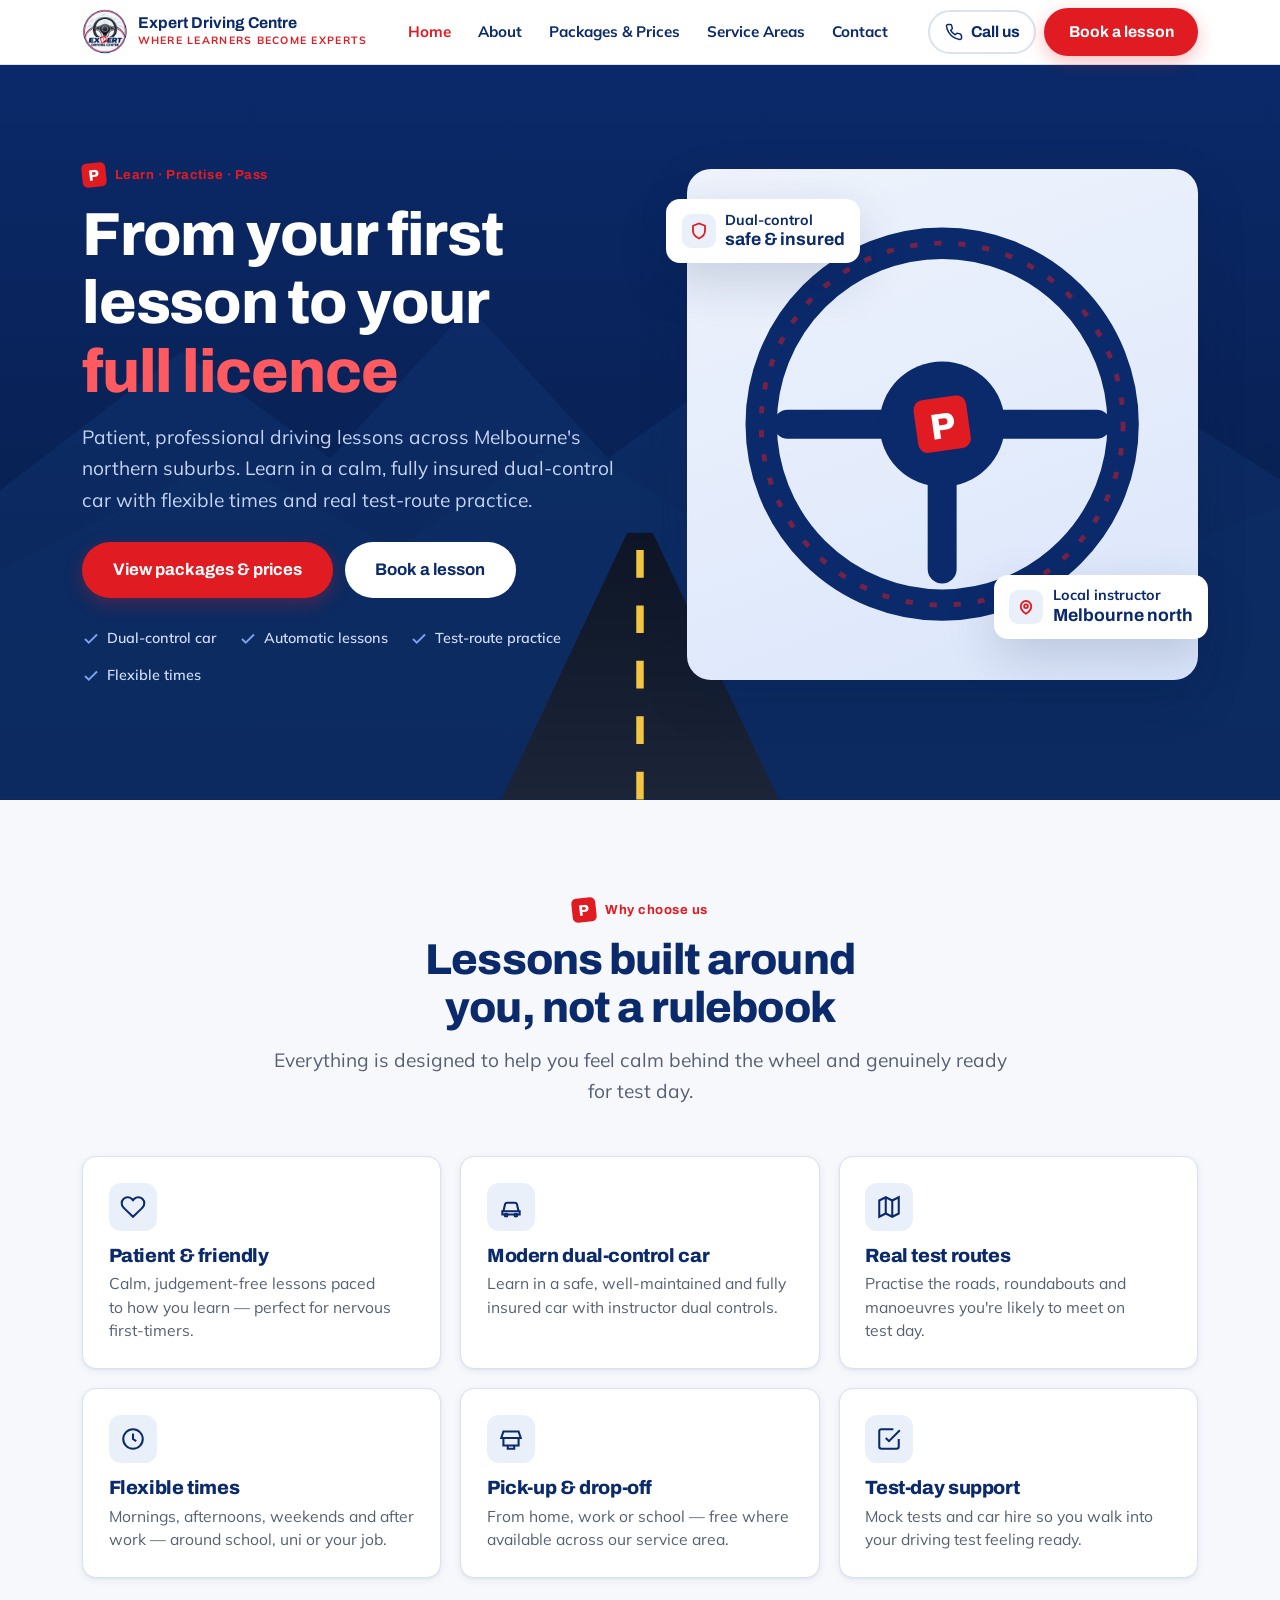
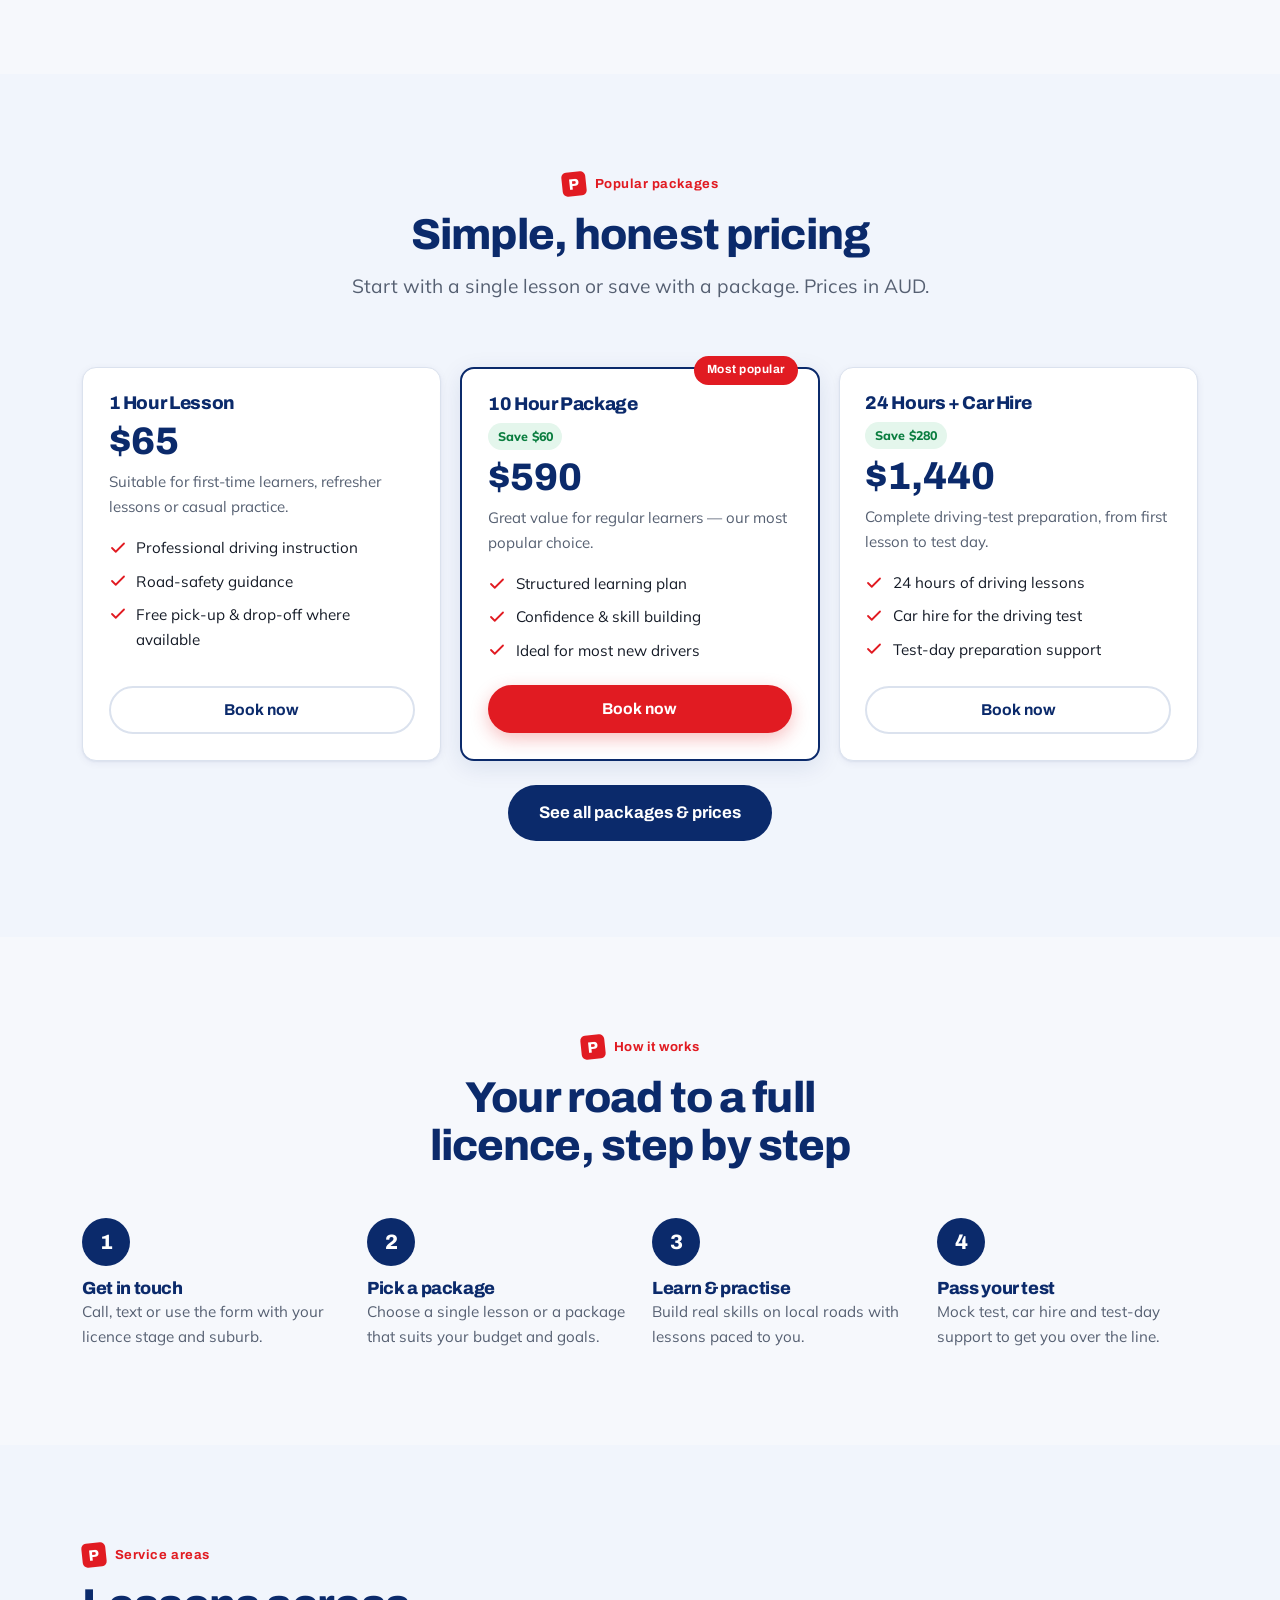
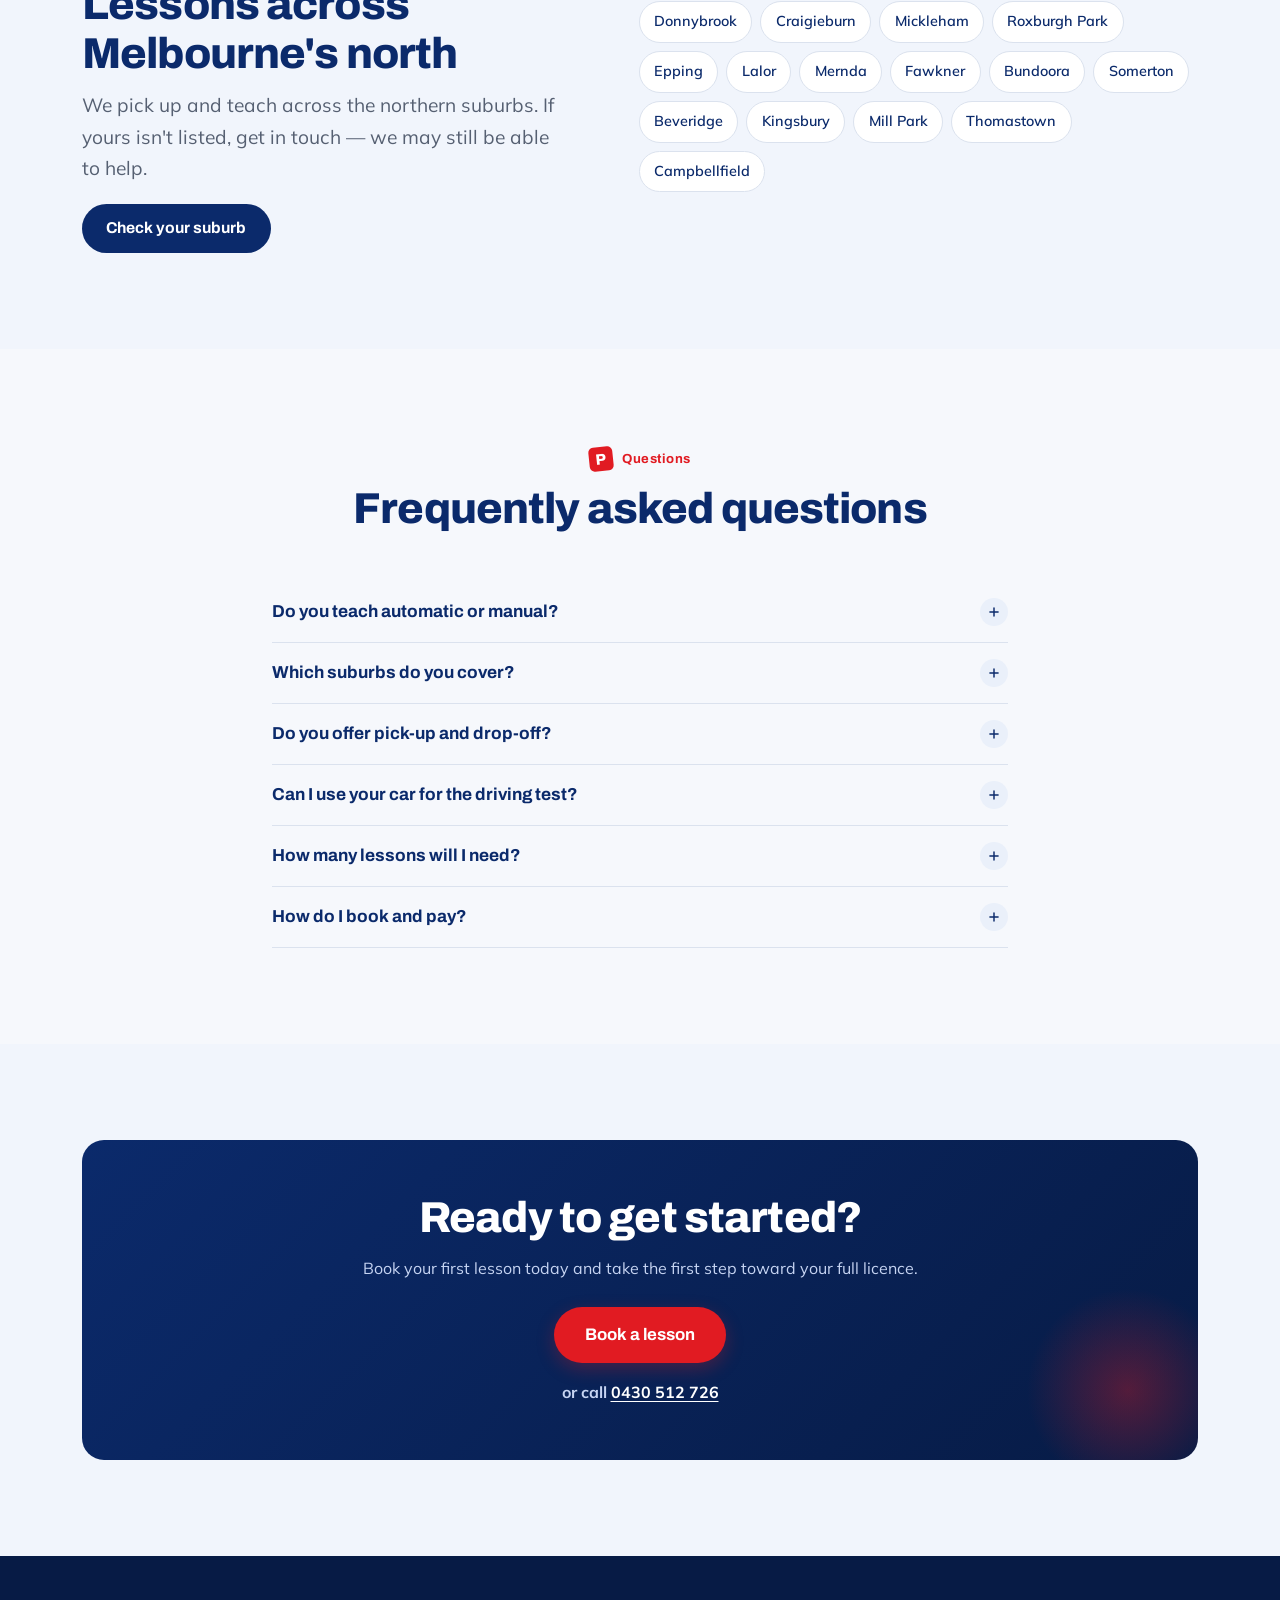
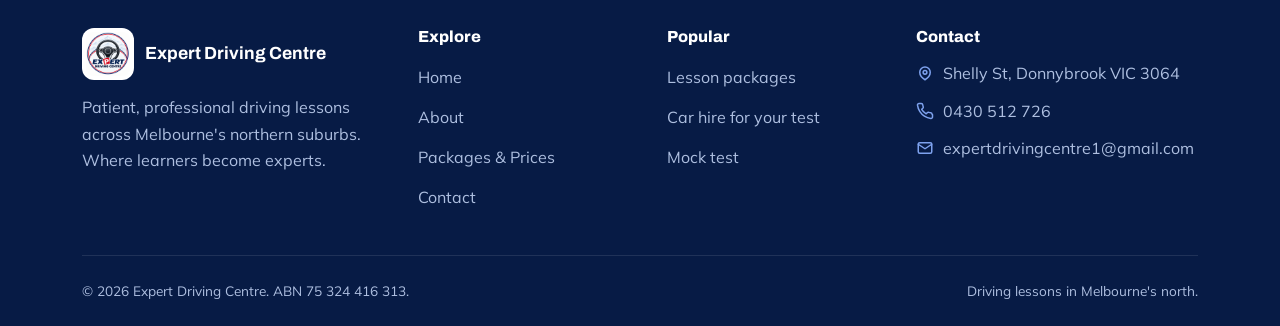
<file: index.html>
<!DOCTYPE html>
<html lang="en-AU">
<head>
  <meta charset="UTF-8">
  <meta name="viewport" content="width=device-width, initial-scale=1, viewport-fit=cover">
  <script>document.documentElement.classList.add("js");</script>

  <!-- ===== Page title & Google description (what shows in search results) ===== -->
  <title>Expert Driving Centre | Driving School in Donnybrook &amp; Melbourne's North</title>
  <meta name="description" content="Patient, professional driving lessons across Donnybrook, Craigieburn, Epping, Mickleham and Melbourne's northern suburbs. Automatic lessons, test-route practice and car hire for your driving test.">
  <link rel="canonical" href="https://www.expertdrivingcentre.com.au/">

  <!-- ===== How the link looks when shared on Facebook / WhatsApp ===== -->
  <meta property="og:type" content="website">
  <meta property="og:site_name" content="Expert Driving Centre">
  <meta property="og:locale" content="en_AU">
  <meta property="og:title" content="Expert Driving Centre | Driving School in Melbourne's North">
  <meta property="og:description" content="Patient, professional driving lessons across Donnybrook, Craigieburn, Epping and Melbourne's northern suburbs.">
  <meta property="og:url" content="https://www.expertdrivingcentre.com.au/">
  <meta property="og:image" content="https://www.expertdrivingcentre.com.auimages/og-image.png">
  <meta name="twitter:card" content="summary_large_image">

  <meta name="theme-color" content="#0B2A6B">
  <link rel="icon" href="images/favicon.svg" type="image/svg+xml">
  <link rel="icon" href="images/favicon-32.png" sizes="32x32" type="image/png">
  <link rel="apple-touch-icon" href="images/apple-touch-icon.png">
  <link rel="manifest" href="site.webmanifest">

  <link rel="preconnect" href="https://fonts.googleapis.com">
  <link rel="preconnect" href="https://fonts.gstatic.com" crossorigin>
  <link rel="stylesheet" href="https://fonts.googleapis.com/css2?family=Archivo:wght@600;700;800&amp;family=Mulish:wght@400;600;700;800&amp;display=swap">

  <link rel="stylesheet" href="css/style.css">
  <script src="js/main.js" defer></script>

  <!-- Business details for Google. If you change a price, phone number or suburb,
       change it here as well. Once your Google Business Profile is live, add
       "sameAs": ["link to your profile"] so Google connects the two. -->
  <script type="application/ld+json">
{
    "@context": "https://schema.org",
    "@type": "DrivingSchool",
    "name": "Expert Driving Centre",
    "description": "Automatic driving lessons, packages and driving-test car hire across Melbourne's northern suburbs.",
    "url": "https://www.expertdrivingcentre.com.au/",
    "image": "https://www.expertdrivingcentre.com.au/images/og-image.png",
    "logo": "https://www.expertdrivingcentre.com.au/images/icon-512.png",
    "telephone": "+61430512726",
    "email": "expertdrivingcentre1@gmail.com",
    "priceRange": "$65 - $1,440",
    "address": {
      "@type": "PostalAddress",
      "streetAddress": "Shelly St",
      "addressLocality": "Donnybrook",
      "addressRegion": "VIC",
      "postalCode": "3064",
      "addressCountry": "AU"
    },
    "areaServed": [
      "Donnybrook VIC",
      "Craigieburn VIC",
      "Mickleham VIC",
      "Roxburgh Park VIC",
      "Epping VIC",
      "Lalor VIC",
      "Mernda VIC",
      "Fawkner VIC",
      "Bundoora VIC",
      "Somerton VIC",
      "Beveridge VIC",
      "Kingsbury VIC",
      "Mill Park VIC",
      "Thomastown VIC",
      "Campbellfield VIC"
    ],
    "founder": {
      "@type": "Person",
      "name": "Deepak Bista"
    },
    "hasOfferCatalog": {
      "@type": "OfferCatalog",
      "name": "Driving lesson packages",
      "itemListElement": [
        {
          "@type": "Offer",
          "priceCurrency": "AUD",
          "price": "65",
          "itemOffered": {
            "@type": "Service",
            "name": "1 Hour Lesson"
          }
        },
        {
          "@type": "Offer",
          "priceCurrency": "AUD",
          "price": "370",
          "itemOffered": {
            "@type": "Service",
            "name": "6 Hour Package"
          }
        },
        {
          "@type": "Offer",
          "priceCurrency": "AUD",
          "price": "590",
          "itemOffered": {
            "@type": "Service",
            "name": "10 Hour Package"
          }
        },
        {
          "@type": "Offer",
          "priceCurrency": "AUD",
          "price": "1160",
          "itemOffered": {
            "@type": "Service",
            "name": "20 Hour Package"
          }
        },
        {
          "@type": "Offer",
          "priceCurrency": "AUD",
          "price": "1440",
          "itemOffered": {
            "@type": "Service",
            "name": "24 Hours + Car Hire"
          }
        },
        {
          "@type": "Offer",
          "priceCurrency": "AUD",
          "price": "70",
          "itemOffered": {
            "@type": "Service",
            "name": "Mock Test"
          }
        },
        {
          "@type": "Offer",
          "priceCurrency": "AUD",
          "price": "160",
          "itemOffered": {
            "@type": "Service",
            "name": "Car Hire"
          }
        },
        {
          "@type": "Offer",
          "priceCurrency": "AUD",
          "price": "220",
          "itemOffered": {
            "@type": "Service",
            "name": "Car Hire + 1 Hour Lesson"
          }
        }
      ]
    }
  }
  </script>
  <script type="application/ld+json">
{
    "@context": "https://schema.org",
    "@type": "FAQPage",
    "mainEntity": [
      {
        "@type": "Question",
        "name": "Do you teach automatic or manual?",
        "acceptedAnswer": {
          "@type": "Answer",
          "text": "We teach in a modern automatic dual-control car, which is the most popular choice for new learners. If you'd like manual lessons, get in touch and we'll let you know availability."
        }
      },
      {
        "@type": "Question",
        "name": "Which suburbs do you cover?",
        "acceptedAnswer": {
          "@type": "Answer",
          "text": "We cover Melbourne's northern suburbs including Donnybrook, Craigieburn, Mickleham, Roxburgh Park, Epping, Lalor, Mernda, Beveridge and more. Not sure if we reach you? Just ask."
        }
      },
      {
        "@type": "Question",
        "name": "Do you offer pick-up and drop-off?",
        "acceptedAnswer": {
          "@type": "Answer",
          "text": "Yes — free pick-up and drop-off from home, work or school is available in most parts of our service area. Confirm your suburb when you book."
        }
      },
      {
        "@type": "Question",
        "name": "Can I use your car for the driving test?",
        "acceptedAnswer": {
          "@type": "Answer",
          "text": "Yes. We offer car hire for your driving test, and a package that adds a warm-up lesson beforehand so you're comfortable in the car on the day."
        }
      },
      {
        "@type": "Question",
        "name": "How many lessons will I need?",
        "acceptedAnswer": {
          "@type": "Answer",
          "text": "It depends on your experience and confidence. After your first lesson we'll give you an honest idea of how many hours you're likely to need to be test-ready."
        }
      },
      {
        "@type": "Question",
        "name": "How do I book and pay?",
        "acceptedAnswer": {
          "@type": "Answer",
          "text": "Send an enquiry through the contact form, or call or text us on 0430 512 726. We'll confirm a time that suits you and explain payment options when you book."
        }
      }
    ]
  }
  </script>
</head>

<body>
  <a class="skip-link" href="#main">Skip to content</a>

  <!-- ===================== HEADER (same on every page) ===================== -->
  <header class="site-header">
    <nav class="nav container" aria-label="Main">
      <a class="brand" href="index.html">
        <img src="images/logo.png" alt="" width="46" height="46">
        <span><b>Expert Driving Centre</b><small>Where learners become experts</small></span>
      </a>

      <ul class="nav-links" id="main-menu">
        <li><a href="index.html" class="active" aria-current="page">Home</a></li>
        <li><a href="about.html">About</a></li>
        <li><a href="packages.html">Packages &amp; Prices</a></li>
        <li><a href="index.html#areas">Service Areas</a></li>
        <li><a href="contact.html">Contact</a></li>
      </ul>

      <div class="nav-actions">
        <a class="btn btn--call" href="tel:+61430512726" aria-label="Call 0430 512 726">
          <svg viewBox="0 0 24 24" fill="none" stroke="currentColor" stroke-width="2" stroke-linecap="round" stroke-linejoin="round" aria-hidden="true"><path d="M22 16.9v3a2 2 0 0 1-2.2 2 19.8 19.8 0 0 1-8.6-3.1 19.5 19.5 0 0 1-6-6A19.8 19.8 0 0 1 2 4.2 2 2 0 0 1 4 2h3a2 2 0 0 1 2 1.7c.1.9.3 1.8.6 2.6a2 2 0 0 1-.5 2.1L7.6 9.8a16 16 0 0 0 6 6l1.4-1.5a2 2 0 0 1 2.1-.5c.8.3 1.7.5 2.6.6a2 2 0 0 1 1.7 2Z"/></svg>
          <span class="label">Call us</span>
        </a>
        <a class="btn btn--primary btn--book" href="contact.html#book">Book a lesson</a>
        <button class="nav-toggle" type="button" aria-label="Open menu" aria-controls="main-menu" aria-expanded="false"><span></span></button>
      </div>
    </nav>
  </header>

  <main id="main">

    <!-- ===================== HERO ===================== -->
    <section class="hero">
      <svg class="hero__scene" viewBox="0 0 1200 720" preserveAspectRatio="xMidYMax slice" aria-hidden="true" focusable="false">
        <defs>
          <linearGradient id="sky" x1="0" y1="0" x2="0" y2="1"><stop offset="0" stop-color="#0B2A6B"/><stop offset="1" stop-color="#071B45"/></linearGradient>
          <linearGradient id="road" x1="0" y1="0" x2="0" y2="1"><stop offset="0" stop-color="#0d1526"/><stop offset="1" stop-color="#1b2537"/></linearGradient>
        </defs>
        <rect width="1200" height="720" fill="url(#sky)"/>
        <path opacity=".35" fill="#12397a" d="M0 430 170 300l140 100 130-142 130 142 140-100 160 110 140-110 190 120v300H0Z"/>
        <path opacity=".55" fill="#0e2f66" d="m0 505 210-105 160 85 160-105 180 115 180-95 165 105 145-60v275H0Z"/>
        <path fill="url(#road)" d="M470 720 588 470h24l118 250Z"/>
        <line class="road-dash" x1="600" y1="720" x2="600" y2="472" stroke="#F4C542" stroke-width="7"/>
      </svg>

      <div class="container hero__inner">
        <div>
          <p class="eyebrow reveal">Learn &middot; Practise &middot; Pass</p>
          <h1 class="reveal">From your first lesson to your <em>full licence</em></h1>
          <p class="lead reveal">Patient, professional driving lessons across Melbourne's northern suburbs. Learn in a calm, fully insured dual-control car with flexible times and real test-route practice.</p>
          <div class="btn-row reveal">
            <a class="btn btn--primary btn--lg" href="packages.html">View packages &amp; prices</a>
            <a class="btn btn--light btn--lg" href="contact.html#book">Book a lesson</a>
          </div>
          <ul class="hero__ticks reveal">
            <li><svg viewBox="0 0 24 24" fill="none" stroke="currentColor" stroke-width="2.4" aria-hidden="true"><path d="M20 6 9 17l-5-5"/></svg>Dual-control car</li>
            <li><svg viewBox="0 0 24 24" fill="none" stroke="currentColor" stroke-width="2.4" aria-hidden="true"><path d="M20 6 9 17l-5-5"/></svg>Automatic lessons</li>
            <li><svg viewBox="0 0 24 24" fill="none" stroke="currentColor" stroke-width="2.4" aria-hidden="true"><path d="M20 6 9 17l-5-5"/></svg>Test-route practice</li>
            <li><svg viewBox="0 0 24 24" fill="none" stroke="currentColor" stroke-width="2.4" aria-hidden="true"><path d="M20 6 9 17l-5-5"/></svg>Flexible times</li>
          </ul>
        </div>

        <!-- Illustration (laptop screens only).
             Idea: a real photo of you with the car builds more trust — put it in
             images/ and replace this whole <div> with an <img>. -->
        <div class="hero__visual reveal" aria-hidden="true">
          <div class="hero__visual-card">
            <svg viewBox="0 0 360 360">
              <circle cx="180" cy="180" r="150" fill="none" stroke="#0B2A6B" stroke-width="26"/>
              <circle cx="180" cy="180" r="150" fill="none" stroke="#E11B22" stroke-width="4" stroke-dasharray="6 14" opacity=".5"/>
              <g stroke="#0B2A6B" stroke-width="24" stroke-linecap="round">
                <line x1="132" y1="180" x2="52" y2="180"/><line x1="228" y1="180" x2="308" y2="180"/><line x1="180" y1="228" x2="180" y2="300"/>
              </g>
              <circle cx="180" cy="180" r="52" fill="#0B2A6B"/>
              <g transform="rotate(-8 180 180)">
                <rect x="158" y="158" width="44" height="44" rx="8" fill="#E11B22"/>
                <text x="180" y="192" text-anchor="middle" font-family="Archivo, sans-serif" font-weight="800" font-size="30" fill="#fff">P</text>
              </g>
            </svg>
          </div>
          <div class="hero__badge hero__badge--top">
            <svg viewBox="0 0 24 24" fill="none" stroke="currentColor" stroke-width="2.4"><path d="M12 22s8-4 8-10V5l-8-3-8 3v7c0 6 8 10 8 10Z"/></svg>
            <span>Dual-control<br><b>safe &amp; insured</b></span>
          </div>
          <div class="hero__badge hero__badge--bottom">
            <svg viewBox="0 0 24 24" fill="none" stroke="currentColor" stroke-width="2.4"><path d="M12 21s-7-4.35-7-10a7 7 0 0 1 14 0c0 5.65-7 10-7 10Z"/><circle cx="12" cy="11" r="2.5"/></svg>
            <span>Local instructor<br><b>Melbourne north</b></span>
          </div>
        </div>
      </div>
    </section>

    <!-- ===================== WHY CHOOSE US ===================== -->
    <section class="section">
      <div class="container">
        <div class="section-head section-head--center reveal">
          <p class="eyebrow">Why choose us</p>
          <h2>Lessons built around you, not a rulebook</h2>
          <p class="lead">Everything is designed to help you feel calm behind the wheel and genuinely ready for test day.</p>
        </div>

        <div class="grid grid--3">
          <article class="card feature reveal">
            <div class="feature__icon"><svg viewBox="0 0 24 24" fill="none" stroke="currentColor" stroke-width="1.9" aria-hidden="true"><path d="M20.8 4.6a5.5 5.5 0 0 0-7.8 0L12 5.7l-1-1.1a5.5 5.5 0 0 0-7.8 7.8l1 1.1L12 21l7.8-7.5 1-1.1a5.5 5.5 0 0 0 0-7.8Z"/></svg></div>
            <h3>Patient &amp; friendly</h3>
            <p>Calm, judgement-free lessons paced to how you learn — perfect for nervous first-timers.</p>
          </article>
          <article class="card feature reveal">
            <div class="feature__icon"><svg viewBox="0 0 24 24" fill="none" stroke="currentColor" stroke-width="1.9" aria-hidden="true"><path d="M5 16 6.5 9.5A2 2 0 0 1 8.45 8h7.1a2 2 0 0 1 1.95 1.5L19 16"/><path d="M4 16h16v3H4z"/><circle cx="7.5" cy="19.5" r="1.3"/><circle cx="16.5" cy="19.5" r="1.3"/></svg></div>
            <h3>Modern dual-control car</h3>
            <p>Learn in a safe, well-maintained and fully insured car with instructor dual controls.</p>
          </article>
          <article class="card feature reveal">
            <div class="feature__icon"><svg viewBox="0 0 24 24" fill="none" stroke="currentColor" stroke-width="1.9" aria-hidden="true"><path d="M3 6l6-3 6 3 6-3v15l-6 3-6-3-6 3z"/><path d="M9 3v15M15 6v15"/></svg></div>
            <h3>Real test routes</h3>
            <p>Practise the roads, roundabouts and manoeuvres you're likely to meet on test day.</p>
          </article>
          <article class="card feature reveal">
            <div class="feature__icon"><svg viewBox="0 0 24 24" fill="none" stroke="currentColor" stroke-width="1.9" aria-hidden="true"><circle cx="12" cy="12" r="9"/><path d="M12 7v5l3 2"/></svg></div>
            <h3>Flexible times</h3>
            <p>Mornings, afternoons, weekends and after work — around school, uni or your job.</p>
          </article>
          <article class="card feature reveal">
            <div class="feature__icon"><svg viewBox="0 0 24 24" fill="none" stroke="currentColor" stroke-width="1.9" aria-hidden="true"><path d="M3 11h18l-2-6H5l-2 6Z"/><path d="M5 11v7h14v-7"/><path d="M9 18v3h6v-3"/></svg></div>
            <h3>Pick-up &amp; drop-off</h3>
            <p>From home, work or school — free where available across our service area.</p>
          </article>
          <article class="card feature reveal">
            <div class="feature__icon"><svg viewBox="0 0 24 24" fill="none" stroke="currentColor" stroke-width="1.9" aria-hidden="true"><path d="M9 11l3 3L22 4"/><path d="M21 12v7a2 2 0 0 1-2 2H5a2 2 0 0 1-2-2V5a2 2 0 0 1 2-2h11"/></svg></div>
            <h3>Test-day support</h3>
            <p>Mock tests and car hire so you walk into your driving test feeling ready.</p>
          </article>
        </div>
      </div>
    </section>

    <!-- ===================== POPULAR PACKAGES =====================
         Prices also appear on packages.html, in the contact form dropdown and in the
         Google info at the top of this file — if you change one, change them all. -->
    <section class="section section--tint" id="packages">
      <div class="container">
        <div class="section-head section-head--center reveal">
          <p class="eyebrow">Popular packages</p>
          <h2>Simple, honest pricing</h2>
          <p class="lead">Start with a single lesson or save with a package. Prices in AUD.</p>
        </div>

        <div class="pricing-grid">
          <article class="price-card reveal">
            <h3 class="price-card__name">1 Hour Lesson</h3>
            <p class="price-card__price">$65</p>
            <p class="price-card__blurb">Suitable for first-time learners, refresher lessons or casual practice.</p>
            <ul class="price-card__list">
              <li><svg viewBox="0 0 24 24" fill="none" stroke="currentColor" stroke-width="2.4" stroke-linecap="round" stroke-linejoin="round" aria-hidden="true"><path d="M20 6 9 17l-5-5"/></svg>Professional driving instruction</li>
              <li><svg viewBox="0 0 24 24" fill="none" stroke="currentColor" stroke-width="2.4" stroke-linecap="round" stroke-linejoin="round" aria-hidden="true"><path d="M20 6 9 17l-5-5"/></svg>Road-safety guidance</li>
              <li><svg viewBox="0 0 24 24" fill="none" stroke="currentColor" stroke-width="2.4" stroke-linecap="round" stroke-linejoin="round" aria-hidden="true"><path d="M20 6 9 17l-5-5"/></svg>Free pick-up &amp; drop-off where available</li>
            </ul>
            <a class="btn btn--outline btn--block" href="contact.html?package=1+Hour+Lesson#book">Book now</a>
          </article>

          <article class="price-card price-card--popular reveal">
            <span class="price-card__tag">Most popular</span>
            <h3 class="price-card__name">10 Hour Package</h3>
            <span class="price-card__save">Save $60</span>
            <p class="price-card__price">$590</p>
            <p class="price-card__blurb">Great value for regular learners — our most popular choice.</p>
            <ul class="price-card__list">
              <li><svg viewBox="0 0 24 24" fill="none" stroke="currentColor" stroke-width="2.4" stroke-linecap="round" stroke-linejoin="round" aria-hidden="true"><path d="M20 6 9 17l-5-5"/></svg>Structured learning plan</li>
              <li><svg viewBox="0 0 24 24" fill="none" stroke="currentColor" stroke-width="2.4" stroke-linecap="round" stroke-linejoin="round" aria-hidden="true"><path d="M20 6 9 17l-5-5"/></svg>Confidence &amp; skill building</li>
              <li><svg viewBox="0 0 24 24" fill="none" stroke="currentColor" stroke-width="2.4" stroke-linecap="round" stroke-linejoin="round" aria-hidden="true"><path d="M20 6 9 17l-5-5"/></svg>Ideal for most new drivers</li>
            </ul>
            <a class="btn btn--primary btn--block" href="contact.html?package=10+Hour+Package#book">Book now</a>
          </article>

          <article class="price-card reveal">
            <h3 class="price-card__name">24 Hours + Car Hire</h3>
            <span class="price-card__save">Save $280</span>
            <p class="price-card__price">$1,440</p>
            <p class="price-card__blurb">Complete driving-test preparation, from first lesson to test day.</p>
            <ul class="price-card__list">
              <li><svg viewBox="0 0 24 24" fill="none" stroke="currentColor" stroke-width="2.4" stroke-linecap="round" stroke-linejoin="round" aria-hidden="true"><path d="M20 6 9 17l-5-5"/></svg>24 hours of driving lessons</li>
              <li><svg viewBox="0 0 24 24" fill="none" stroke="currentColor" stroke-width="2.4" stroke-linecap="round" stroke-linejoin="round" aria-hidden="true"><path d="M20 6 9 17l-5-5"/></svg>Car hire for the driving test</li>
              <li><svg viewBox="0 0 24 24" fill="none" stroke="currentColor" stroke-width="2.4" stroke-linecap="round" stroke-linejoin="round" aria-hidden="true"><path d="M20 6 9 17l-5-5"/></svg>Test-day preparation support</li>
            </ul>
            <a class="btn btn--outline btn--block" href="contact.html?package=24+Hours+++Car+Hire#book">Book now</a>
          </article>
        </div>

        <p class="center-link reveal"><a class="btn btn--navy btn--lg" href="packages.html">See all packages &amp; prices</a></p>
      </div>
    </section>

    <!-- ===================== HOW IT WORKS ===================== -->
    <section class="section">
      <div class="container">
        <div class="section-head section-head--center reveal">
          <p class="eyebrow">How it works</p>
          <h2>Your road to a full licence, step by step</h2>
        </div>
        <ol class="steps">
          <li class="step reveal"><h3>Get in touch</h3><p>Call, text or use the form with your licence stage and suburb.</p></li>
          <li class="step reveal"><h3>Pick a package</h3><p>Choose a single lesson or a package that suits your budget and goals.</p></li>
          <li class="step reveal"><h3>Learn &amp; practise</h3><p>Build real skills on local roads with lessons paced to you.</p></li>
          <li class="step reveal"><h3>Pass your test</h3><p>Mock test, car hire and test-day support to get you over the line.</p></li>
        </ol>
      </div>
    </section>

    <!-- ===================== SERVICE AREAS =====================
         Same list is on contact.html (chips + dropdown) — keep them in step. -->
    <section class="section section--tint" id="areas">
      <div class="container areas">
        <div class="reveal">
          <p class="eyebrow">Service areas</p>
          <h2>Lessons across Melbourne's north</h2>
          <p class="lead" style="margin-top:.75rem">We pick up and teach across the northern suburbs. If yours isn't listed, get in touch — we may still be able to help.</p>
          <a class="btn btn--navy" href="contact.html#book">Check your suburb</a>
        </div>
        <ul class="chips reveal">
          <li class="chip">Donnybrook</li>
          <li class="chip">Craigieburn</li>
          <li class="chip">Mickleham</li>
          <li class="chip">Roxburgh Park</li>
          <li class="chip">Epping</li>
          <li class="chip">Lalor</li>
          <li class="chip">Mernda</li>
          <li class="chip">Fawkner</li>
          <li class="chip">Bundoora</li>
          <li class="chip">Somerton</li>
          <li class="chip">Beveridge</li>
          <li class="chip">Kingsbury</li>
          <li class="chip">Mill Park</li>
          <li class="chip">Thomastown</li>
          <li class="chip">Campbellfield</li>
        </ul>
      </div>
    </section>

    <!-- ===================== REVIEWS (add when you have real ones) =====================
         Real Google reviews are the best thing you could add to this page.
         Paste this section here and fill in the cards (first name + initial is fine).
         The .card and .grid--3 styles already exist, so no CSS needed.

    <section class="section">
      <div class="container">
        <div class="section-head section-head--center reveal">
          <p class="eyebrow">Reviews</p>
          <h2>What our learners say</h2>
        </div>
        <div class="grid grid--3">
          <figure class="card reveal">
            <p>"Review text here."</p>
            <figcaption style="margin-top:1rem;font-weight:700;color:var(--navy)">First name L. — Suburb</figcaption>
          </figure>
        </div>
      </div>
    </section>
    ==================================================================================== -->

    <!-- ===================== FAQ =====================
         If you change a question, update the FAQ part of the Google info at the top too. -->
    <section class="section">
      <div class="container">
        <div class="section-head section-head--center reveal">
          <p class="eyebrow">Questions</p>
          <h2>Frequently asked questions</h2>
        </div>
        <div class="faq">
          <div class="faq__item reveal">
            <h3><button class="faq__q" type="button" aria-expanded="false" aria-controls="faq-1"><span>Do you teach automatic or manual?</span><span class="faq__icon"><svg viewBox="0 0 24 24" fill="none" stroke="currentColor" stroke-width="2.5" stroke-linecap="round" stroke-linejoin="round" aria-hidden="true"><path d="M12 5v14M5 12h14"/></svg></span></button></h3>
            <div class="faq__a" id="faq-1" hidden><p>We teach in a modern automatic dual-control car, which is the most popular choice for new learners. If you'd like manual lessons, get in touch and we'll let you know availability.</p></div>
          </div>
          <div class="faq__item reveal">
            <h3><button class="faq__q" type="button" aria-expanded="false" aria-controls="faq-2"><span>Which suburbs do you cover?</span><span class="faq__icon"><svg viewBox="0 0 24 24" fill="none" stroke="currentColor" stroke-width="2.5" stroke-linecap="round" stroke-linejoin="round" aria-hidden="true"><path d="M12 5v14M5 12h14"/></svg></span></button></h3>
            <div class="faq__a" id="faq-2" hidden><p>We cover Melbourne's northern suburbs including Donnybrook, Craigieburn, Mickleham, Roxburgh Park, Epping, Lalor, Mernda, Beveridge and more. Not sure if we reach you? Just ask.</p></div>
          </div>
          <div class="faq__item reveal">
            <h3><button class="faq__q" type="button" aria-expanded="false" aria-controls="faq-3"><span>Do you offer pick-up and drop-off?</span><span class="faq__icon"><svg viewBox="0 0 24 24" fill="none" stroke="currentColor" stroke-width="2.5" stroke-linecap="round" stroke-linejoin="round" aria-hidden="true"><path d="M12 5v14M5 12h14"/></svg></span></button></h3>
            <div class="faq__a" id="faq-3" hidden><p>Yes — free pick-up and drop-off from home, work or school is available in most parts of our service area. Confirm your suburb when you book.</p></div>
          </div>
          <div class="faq__item reveal">
            <h3><button class="faq__q" type="button" aria-expanded="false" aria-controls="faq-4"><span>Can I use your car for the driving test?</span><span class="faq__icon"><svg viewBox="0 0 24 24" fill="none" stroke="currentColor" stroke-width="2.5" stroke-linecap="round" stroke-linejoin="round" aria-hidden="true"><path d="M12 5v14M5 12h14"/></svg></span></button></h3>
            <div class="faq__a" id="faq-4" hidden><p>Yes. We offer car hire for your driving test, and a package that adds a warm-up lesson beforehand so you're comfortable in the car on the day.</p></div>
          </div>
          <div class="faq__item reveal">
            <h3><button class="faq__q" type="button" aria-expanded="false" aria-controls="faq-5"><span>How many lessons will I need?</span><span class="faq__icon"><svg viewBox="0 0 24 24" fill="none" stroke="currentColor" stroke-width="2.5" stroke-linecap="round" stroke-linejoin="round" aria-hidden="true"><path d="M12 5v14M5 12h14"/></svg></span></button></h3>
            <div class="faq__a" id="faq-5" hidden><p>It depends on your experience and confidence. After your first lesson we'll give you an honest idea of how many hours you're likely to need to be test-ready.</p></div>
          </div>
          <div class="faq__item reveal">
            <h3><button class="faq__q" type="button" aria-expanded="false" aria-controls="faq-6"><span>How do I book and pay?</span><span class="faq__icon"><svg viewBox="0 0 24 24" fill="none" stroke="currentColor" stroke-width="2.5" stroke-linecap="round" stroke-linejoin="round" aria-hidden="true"><path d="M12 5v14M5 12h14"/></svg></span></button></h3>
            <div class="faq__a" id="faq-6" hidden><p>Send an enquiry through the <a href="contact.html#book">contact form</a>, or call or text us on <a href="tel:+61430512726">0430 512 726</a>. We'll confirm a time that suits you and explain payment options when you book.</p></div>
          </div>
        </div>
      </div>
    </section>

    <!-- ===================== CALL TO ACTION ===================== -->
    <section class="section section--tint">
      <div class="container">
        <div class="cta-band reveal">
          <h2>Ready to get started?</h2>
          <p>Book your first lesson today and take the first step toward your full licence.</p>
          <a class="btn btn--primary btn--lg" href="contact.html#book">Book a lesson</a>
          <span class="cta-band__phone">or call <a href="tel:+61430512726">0430 512 726</a></span>
        </div>
      </div>
    </section>
  </main>

  <!-- ===================== FOOTER (same on every page) ===================== -->
  <footer class="site-footer">
    <div class="container">
      <div class="footer-grid">
        <div>
          <div class="footer-brand">
            <img src="images/logo.png" alt="" width="52" height="52" loading="lazy">
            <b>Expert Driving Centre</b>
          </div>
          <p>Patient, professional driving lessons across Melbourne's northern suburbs. Where learners become experts.</p>
        </div>
        <div>
          <h2>Explore</h2>
          <ul class="footer-links">
            <li><a href="index.html">Home</a></li>
            <li><a href="about.html">About</a></li>
            <li><a href="packages.html">Packages &amp; Prices</a></li>
            <li><a href="contact.html">Contact</a></li>
          </ul>
        </div>
        <div>
          <h2>Popular</h2>
          <ul class="footer-links">
            <li><a href="packages.html#lessons">Lesson packages</a></li>
            <li><a href="packages.html#test-day">Car hire for your test</a></li>
            <li><a href="packages.html#test-day">Mock test</a></li>
            <!-- add social links here when you have them, e.g.
            <li><a href="https://www.facebook.com/..." target="_blank" rel="noopener">Facebook</a></li> -->
          </ul>
        </div>
        <div>
          <h2>Contact</h2>
          <ul class="footer-contact">
            <li><svg viewBox="0 0 24 24" fill="none" stroke="currentColor" stroke-width="2" stroke-linecap="round" stroke-linejoin="round" aria-hidden="true"><path d="M12 21s-7-4.35-7-10a7 7 0 0 1 14 0c0 5.65-7 10-7 10Z"/><circle cx="12" cy="11" r="2.5"/></svg><span>Shelly St, Donnybrook VIC 3064</span></li>
            <li><svg viewBox="0 0 24 24" fill="none" stroke="currentColor" stroke-width="2" stroke-linecap="round" stroke-linejoin="round" aria-hidden="true"><path d="M22 16.9v3a2 2 0 0 1-2.2 2 19.8 19.8 0 0 1-8.6-3.1 19.5 19.5 0 0 1-6-6A19.8 19.8 0 0 1 2 4.2 2 2 0 0 1 4 2h3a2 2 0 0 1 2 1.7c.1.9.3 1.8.6 2.6a2 2 0 0 1-.5 2.1L7.6 9.8a16 16 0 0 0 6 6l1.4-1.5a2 2 0 0 1 2.1-.5c.8.3 1.7.5 2.6.6a2 2 0 0 1 1.7 2Z"/></svg><a href="tel:+61430512726">0430 512 726</a></li>
            <li><svg viewBox="0 0 24 24" fill="none" stroke="currentColor" stroke-width="2" stroke-linecap="round" stroke-linejoin="round" aria-hidden="true"><rect x="3" y="5" width="18" height="14" rx="2"/><path d="m3 7 9 6 9-6"/></svg><a href="mailto:expertdrivingcentre1@gmail.com">expertdrivingcentre1@gmail.com</a></li>
          </ul>
        </div>
      </div>
      <div class="footer-bottom">
        <span>&copy; <span id="year">2026</span> Expert Driving Centre. ABN 75 324 416 313.</span>
        <span>Driving lessons in Melbourne's north.</span>
      </div>
    </div>
  </footer>

  <!-- Back-to-top button + call / text / book bar (the bar only shows on phones) -->
  <button class="to-top" type="button" aria-label="Back to top"><svg viewBox="0 0 24 24" fill="none" stroke="currentColor" stroke-width="2.4" stroke-linecap="round" stroke-linejoin="round" aria-hidden="true"><path d="m6 15 6-6 6 6"/></svg></button>
  <nav class="call-bar" aria-label="Quick contact">
    <a class="call-bar__call" href="tel:+61430512726"><svg viewBox="0 0 24 24" fill="none" stroke="currentColor" stroke-width="2" stroke-linecap="round" stroke-linejoin="round" aria-hidden="true"><path d="M22 16.9v3a2 2 0 0 1-2.2 2 19.8 19.8 0 0 1-8.6-3.1 19.5 19.5 0 0 1-6-6A19.8 19.8 0 0 1 2 4.2 2 2 0 0 1 4 2h3a2 2 0 0 1 2 1.7c.1.9.3 1.8.6 2.6a2 2 0 0 1-.5 2.1L7.6 9.8a16 16 0 0 0 6 6l1.4-1.5a2 2 0 0 1 2.1-.5c.8.3 1.7.5 2.6.6a2 2 0 0 1 1.7 2Z"/></svg><span><b>Call now</b><small>0430 512 726</small></span></a>
    <a class="call-bar__text" href="sms:+61430512726"><svg viewBox="0 0 24 24" fill="none" stroke="currentColor" stroke-width="2" stroke-linecap="round" stroke-linejoin="round" aria-hidden="true"><path d="M21 15a2 2 0 0 1-2 2H7l-4 4V5a2 2 0 0 1 2-2h14a2 2 0 0 1 2 2z"/></svg><span>Text</span></a>
    <a class="call-bar__book" href="contact.html#book"><svg viewBox="0 0 24 24" fill="none" stroke="currentColor" stroke-width="2" stroke-linecap="round" stroke-linejoin="round" aria-hidden="true"><rect x="3" y="4" width="18" height="18" rx="2"/><path d="M16 2v4M8 2v4M3 10h18"/></svg><span>Book</span></a>
  </nav>
</body>
</html>
</file>
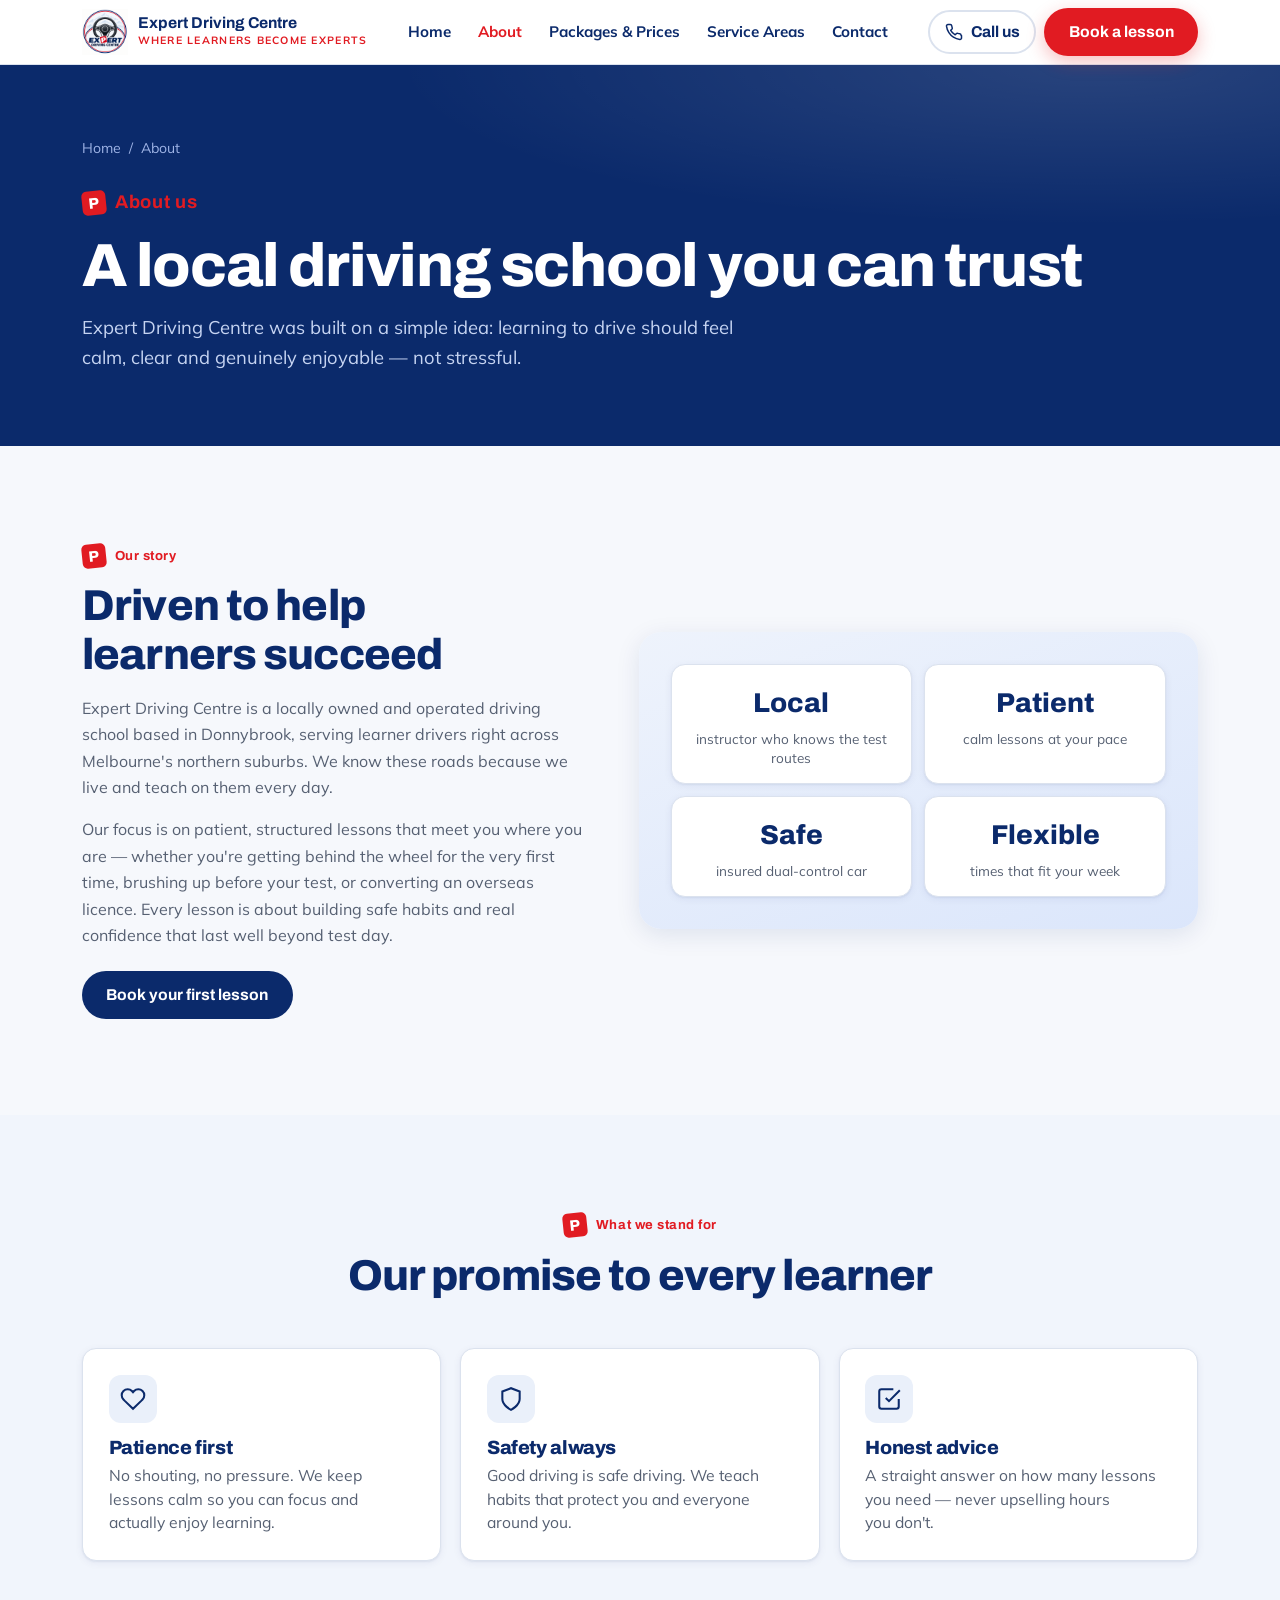
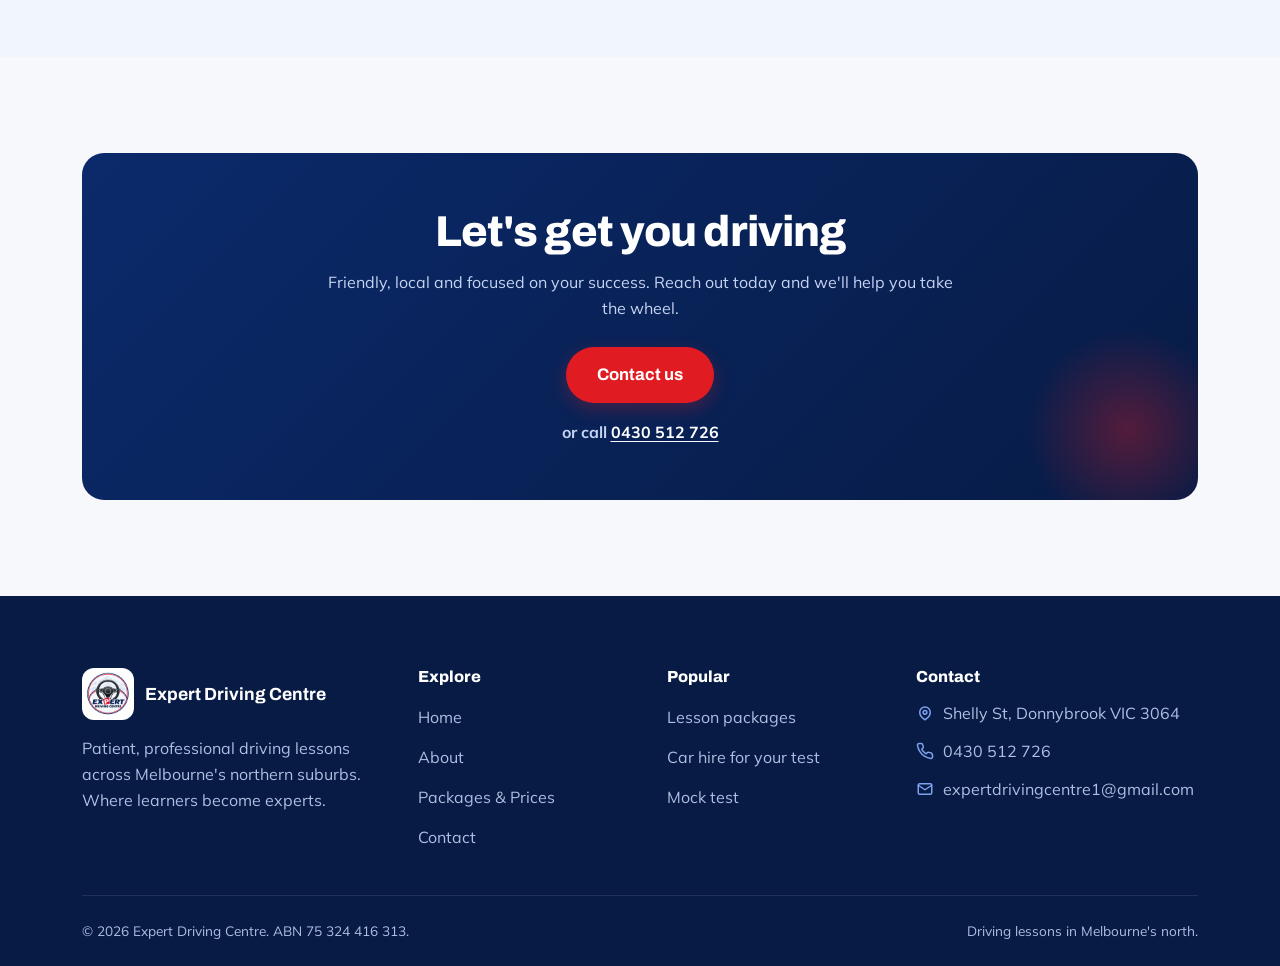
<file: about.html>
<!DOCTYPE html>
<html lang="en-AU">
<head>
  <meta charset="UTF-8">
  <meta name="viewport" content="width=device-width, initial-scale=1, viewport-fit=cover">
  <script>document.documentElement.classList.add("js");</script>

  <title>About Us | Expert Driving Centre — Driving School in Melbourne's North</title>
  <meta name="description" content="Meet Expert Driving Centre — a local driving school based in Donnybrook, helping learners across Melbourne's northern suburbs pass with confidence.">
  <link rel="canonical" href="https://www.expertdrivingcentre.com.au/about.html">

  <meta property="og:type" content="website">
  <meta property="og:site_name" content="Expert Driving Centre">
  <meta property="og:locale" content="en_AU">
  <meta property="og:title" content="About Expert Driving Centre">
  <meta property="og:description" content="A local driving school for Melbourne's north. Where learners become experts.">
  <meta property="og:url" content="https://www.expertdrivingcentre.com.au/about.html">
  <meta property="og:image" content="https://www.expertdrivingcentre.com.auimages/og-image.png">
  <meta name="twitter:card" content="summary_large_image">

  <meta name="theme-color" content="#0B2A6B">
  <link rel="icon" href="images/favicon.svg" type="image/svg+xml">
  <link rel="icon" href="images/favicon-32.png" sizes="32x32" type="image/png">
  <link rel="apple-touch-icon" href="images/apple-touch-icon.png">
  <link rel="manifest" href="site.webmanifest">

  <link rel="preconnect" href="https://fonts.googleapis.com">
  <link rel="preconnect" href="https://fonts.gstatic.com" crossorigin>
  <link rel="stylesheet" href="https://fonts.googleapis.com/css2?family=Archivo:wght@600;700;800&amp;family=Mulish:wght@400;600;700;800&amp;display=swap">

  <link rel="stylesheet" href="css/style.css">

  <script src="js/main.js" defer></script>
</head>

<body>
  <a class="skip-link" href="#main">Skip to content</a>

  <!-- ===================== HEADER (same on every page) ===================== -->
  <header class="site-header">
    <nav class="nav container" aria-label="Main">
      <a class="brand" href="index.html">
        <img src="images/logo.png" alt="" width="46" height="46">
        <span><b>Expert Driving Centre</b><small>Where learners become experts</small></span>
      </a>

      <ul class="nav-links" id="main-menu">
        <li><a href="index.html">Home</a></li>
        <li><a href="about.html" class="active" aria-current="page">About</a></li>
        <li><a href="packages.html">Packages &amp; Prices</a></li>
        <li><a href="index.html#areas">Service Areas</a></li>
        <li><a href="contact.html">Contact</a></li>
      </ul>

      <div class="nav-actions">
        <a class="btn btn--call" href="tel:+61430512726" aria-label="Call 0430 512 726">
          <svg viewBox="0 0 24 24" fill="none" stroke="currentColor" stroke-width="2" stroke-linecap="round" stroke-linejoin="round" aria-hidden="true"><path d="M22 16.9v3a2 2 0 0 1-2.2 2 19.8 19.8 0 0 1-8.6-3.1 19.5 19.5 0 0 1-6-6A19.8 19.8 0 0 1 2 4.2 2 2 0 0 1 4 2h3a2 2 0 0 1 2 1.7c.1.9.3 1.8.6 2.6a2 2 0 0 1-.5 2.1L7.6 9.8a16 16 0 0 0 6 6l1.4-1.5a2 2 0 0 1 2.1-.5c.8.3 1.7.5 2.6.6a2 2 0 0 1 1.7 2Z"/></svg>
          <span class="label">Call us</span>
        </a>
        <a class="btn btn--primary btn--book" href="contact.html#book">Book a lesson</a>
        <button class="nav-toggle" type="button" aria-label="Open menu" aria-controls="main-menu" aria-expanded="false"><span></span></button>
      </div>
    </nav>
  </header>

  <main id="main">
    <section class="page-hero">
      <div class="container">
        <ol class="breadcrumb"><li><a href="index.html">Home</a></li><li>About</li></ol>
        <p class="eyebrow">About us</p>
        <h1>A local driving school you can trust</h1>
        <p>Expert Driving Centre was built on a simple idea: learning to drive should feel calm, clear and genuinely enjoyable — not stressful.</p>
      </div>
    </section>

    <!-- ===================== OUR STORY ===================== -->
    <section class="section">
      <div class="container story">
        <div class="reveal">
          <p class="eyebrow">Our story</p>
          <h2>Driven to help learners succeed</h2>
          <!-- This is the one page that should really sound like you. Worth adding a
               paragraph with your name, how long you've been instructing, your
               accreditation, languages you speak and why you started the school.
               A photo of you next to the car helps a lot too. -->
          <p>Expert Driving Centre is a locally owned and operated driving school based in Donnybrook, serving learner drivers right across Melbourne's northern suburbs. We know these roads because we live and teach on them every day.</p>
          <p>Our focus is on patient, structured lessons that meet you where you are — whether you're getting behind the wheel for the very first time, brushing up before your test, or converting an overseas licence. Every lesson is about building safe habits and real confidence that last well beyond test day.</p>
          <a class="btn btn--navy" href="contact.html#book">Book your first lesson</a>
        </div>

        <div class="story__panel reveal">
          <ul class="story__tiles">
            <li class="card story__tile"><b>Local</b><span>instructor who knows the test routes</span></li>
            <li class="card story__tile"><b>Patient</b><span>calm lessons at your pace</span></li>
            <li class="card story__tile"><b>Safe</b><span>insured dual-control car</span></li>
            <li class="card story__tile"><b>Flexible</b><span>times that fit your week</span></li>
          </ul>
        </div>
      </div>
    </section>

    <!-- ===================== VALUES ===================== -->
    <section class="section section--tint">
      <div class="container">
        <div class="section-head section-head--center reveal">
          <p class="eyebrow">What we stand for</p>
          <h2>Our promise to every learner</h2>
        </div>
        <div class="grid grid--3">
          <article class="card feature reveal">
            <div class="feature__icon"><svg viewBox="0 0 24 24" fill="none" stroke="currentColor" stroke-width="1.9" aria-hidden="true"><path d="M20.8 4.6a5.5 5.5 0 0 0-7.8 0L12 5.7l-1-1.1a5.5 5.5 0 0 0-7.8 7.8l1 1.1L12 21l7.8-7.5 1-1.1a5.5 5.5 0 0 0 0-7.8Z"/></svg></div>
            <h3>Patience first</h3>
            <p>No shouting, no pressure. We keep lessons calm so you can focus and actually enjoy learning.</p>
          </article>
          <article class="card feature reveal">
            <div class="feature__icon"><svg viewBox="0 0 24 24" fill="none" stroke="currentColor" stroke-width="1.9" aria-hidden="true"><path d="M12 22s8-4 8-10V5l-8-3-8 3v7c0 6 8 10 8 10Z"/></svg></div>
            <h3>Safety always</h3>
            <p>Good driving is safe driving. We teach habits that protect you and everyone around you.</p>
          </article>
          <article class="card feature reveal">
            <div class="feature__icon"><svg viewBox="0 0 24 24" fill="none" stroke="currentColor" stroke-width="1.9" aria-hidden="true"><path d="M9 11l3 3L22 4"/><path d="M21 12v7a2 2 0 0 1-2 2H5a2 2 0 0 1-2-2V5a2 2 0 0 1 2-2h11"/></svg></div>
            <h3>Honest advice</h3>
            <p>A straight answer on how many lessons you need — never upselling hours you don't.</p>
          </article>
        </div>
      </div>
    </section>

    <section class="section">
      <div class="container">
        <div class="cta-band reveal">
          <h2>Let's get you driving</h2>
          <p>Friendly, local and focused on your success. Reach out today and we'll help you take the wheel.</p>
          <a class="btn btn--primary btn--lg" href="contact.html#book">Contact us</a>
          <span class="cta-band__phone">or call <a href="tel:+61430512726">0430 512 726</a></span>
        </div>
      </div>
    </section>
  </main>

  <!-- ===================== FOOTER (same on every page) ===================== -->
  <footer class="site-footer">
    <div class="container">
      <div class="footer-grid">
        <div>
          <div class="footer-brand">
            <img src="images/logo.png" alt="" width="52" height="52" loading="lazy">
            <b>Expert Driving Centre</b>
          </div>
          <p>Patient, professional driving lessons across Melbourne's northern suburbs. Where learners become experts.</p>
        </div>
        <div>
          <h2>Explore</h2>
          <ul class="footer-links">
            <li><a href="index.html">Home</a></li>
            <li><a href="about.html">About</a></li>
            <li><a href="packages.html">Packages &amp; Prices</a></li>
            <li><a href="contact.html">Contact</a></li>
          </ul>
        </div>
        <div>
          <h2>Popular</h2>
          <ul class="footer-links">
            <li><a href="packages.html#lessons">Lesson packages</a></li>
            <li><a href="packages.html#test-day">Car hire for your test</a></li>
            <li><a href="packages.html#test-day">Mock test</a></li>
            <!-- add social links here when you have them, e.g.
            <li><a href="https://www.facebook.com/..." target="_blank" rel="noopener">Facebook</a></li> -->
          </ul>
        </div>
        <div>
          <h2>Contact</h2>
          <ul class="footer-contact">
            <li><svg viewBox="0 0 24 24" fill="none" stroke="currentColor" stroke-width="2" stroke-linecap="round" stroke-linejoin="round" aria-hidden="true"><path d="M12 21s-7-4.35-7-10a7 7 0 0 1 14 0c0 5.65-7 10-7 10Z"/><circle cx="12" cy="11" r="2.5"/></svg><span>Shelly St, Donnybrook VIC 3064</span></li>
            <li><svg viewBox="0 0 24 24" fill="none" stroke="currentColor" stroke-width="2" stroke-linecap="round" stroke-linejoin="round" aria-hidden="true"><path d="M22 16.9v3a2 2 0 0 1-2.2 2 19.8 19.8 0 0 1-8.6-3.1 19.5 19.5 0 0 1-6-6A19.8 19.8 0 0 1 2 4.2 2 2 0 0 1 4 2h3a2 2 0 0 1 2 1.7c.1.9.3 1.8.6 2.6a2 2 0 0 1-.5 2.1L7.6 9.8a16 16 0 0 0 6 6l1.4-1.5a2 2 0 0 1 2.1-.5c.8.3 1.7.5 2.6.6a2 2 0 0 1 1.7 2Z"/></svg><a href="tel:+61430512726">0430 512 726</a></li>
            <li><svg viewBox="0 0 24 24" fill="none" stroke="currentColor" stroke-width="2" stroke-linecap="round" stroke-linejoin="round" aria-hidden="true"><rect x="3" y="5" width="18" height="14" rx="2"/><path d="m3 7 9 6 9-6"/></svg><a href="mailto:expertdrivingcentre1@gmail.com">expertdrivingcentre1@gmail.com</a></li>
          </ul>
        </div>
      </div>
      <div class="footer-bottom">
        <span>&copy; <span id="year">2026</span> Expert Driving Centre. ABN 75 324 416 313.</span>
        <span>Driving lessons in Melbourne's north.</span>
      </div>
    </div>
  </footer>

  <!-- Back-to-top button + call / text / book bar (the bar only shows on phones) -->
  <button class="to-top" type="button" aria-label="Back to top"><svg viewBox="0 0 24 24" fill="none" stroke="currentColor" stroke-width="2.4" stroke-linecap="round" stroke-linejoin="round" aria-hidden="true"><path d="m6 15 6-6 6 6"/></svg></button>
  <nav class="call-bar" aria-label="Quick contact">
    <a class="call-bar__call" href="tel:+61430512726"><svg viewBox="0 0 24 24" fill="none" stroke="currentColor" stroke-width="2" stroke-linecap="round" stroke-linejoin="round" aria-hidden="true"><path d="M22 16.9v3a2 2 0 0 1-2.2 2 19.8 19.8 0 0 1-8.6-3.1 19.5 19.5 0 0 1-6-6A19.8 19.8 0 0 1 2 4.2 2 2 0 0 1 4 2h3a2 2 0 0 1 2 1.7c.1.9.3 1.8.6 2.6a2 2 0 0 1-.5 2.1L7.6 9.8a16 16 0 0 0 6 6l1.4-1.5a2 2 0 0 1 2.1-.5c.8.3 1.7.5 2.6.6a2 2 0 0 1 1.7 2Z"/></svg><span><b>Call now</b><small>0430 512 726</small></span></a>
    <a class="call-bar__text" href="sms:+61430512726"><svg viewBox="0 0 24 24" fill="none" stroke="currentColor" stroke-width="2" stroke-linecap="round" stroke-linejoin="round" aria-hidden="true"><path d="M21 15a2 2 0 0 1-2 2H7l-4 4V5a2 2 0 0 1 2-2h14a2 2 0 0 1 2 2z"/></svg><span>Text</span></a>
    <a class="call-bar__book" href="contact.html#book"><svg viewBox="0 0 24 24" fill="none" stroke="currentColor" stroke-width="2" stroke-linecap="round" stroke-linejoin="round" aria-hidden="true"><rect x="3" y="4" width="18" height="18" rx="2"/><path d="M16 2v4M8 2v4M3 10h18"/></svg><span>Book</span></a>
  </nav>
</body>
</html>
</file>
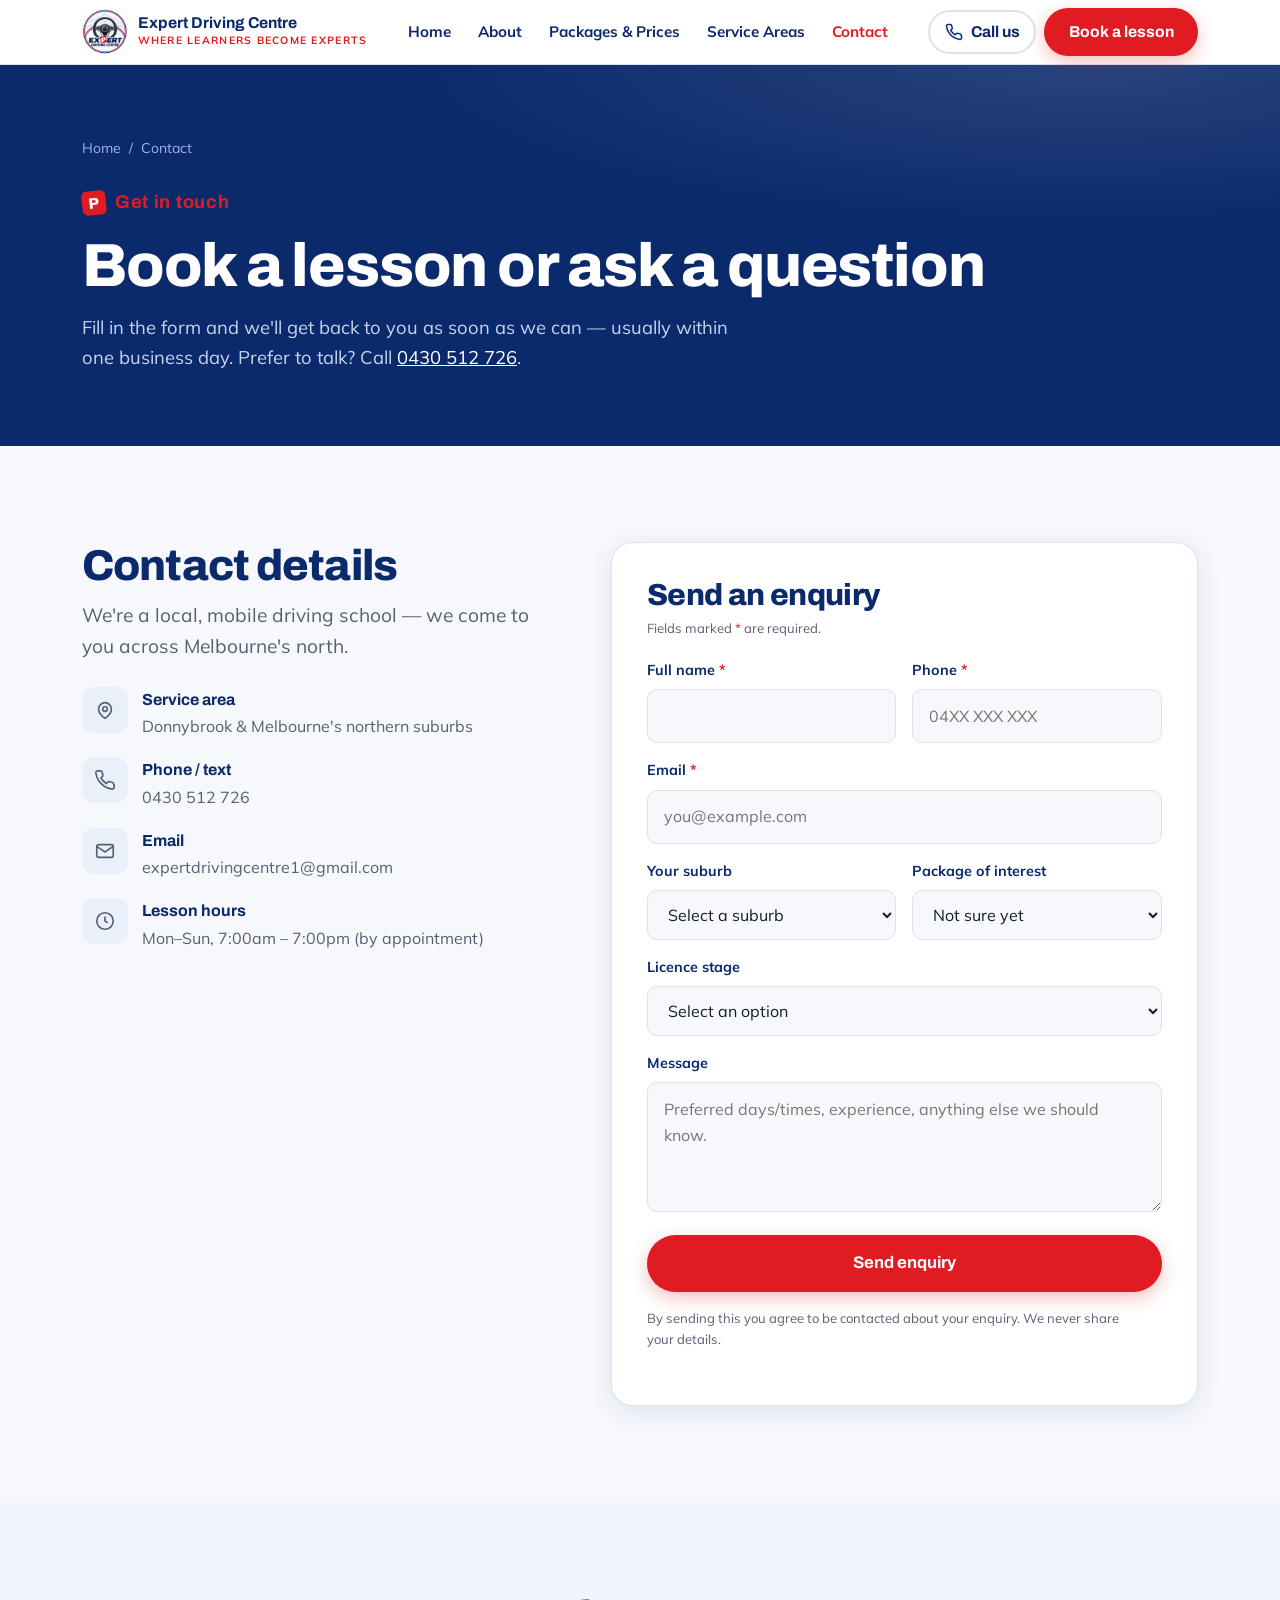
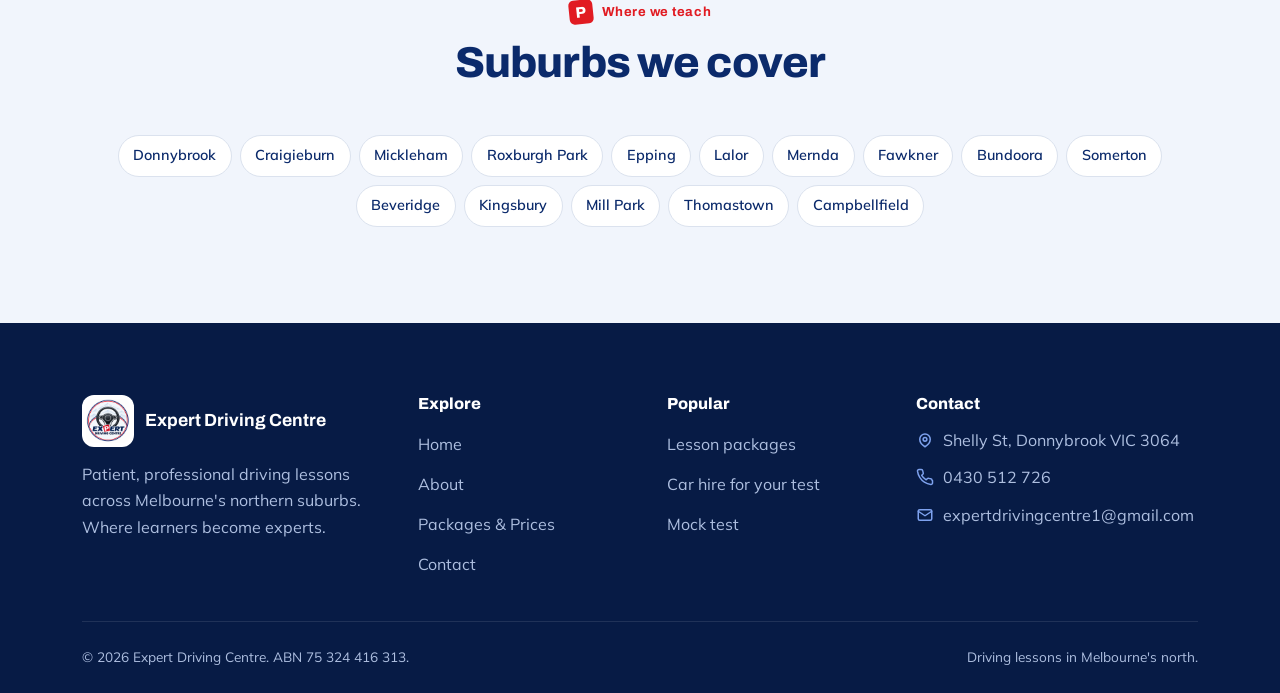
<file: contact.html>
<!DOCTYPE html>
<html lang="en-AU">
<head>
  <meta charset="UTF-8">
  <meta name="viewport" content="width=device-width, initial-scale=1, viewport-fit=cover">
  <script>document.documentElement.classList.add("js");</script>

  <title>Contact &amp; Book a Lesson | Expert Driving Centre</title>
  <meta name="description" content="Book a driving lesson or ask a question. Call 0430 512 726 or send an enquiry for lessons across Donnybrook, Craigieburn, Epping, Mickleham and Melbourne's north.">
  <link rel="canonical" href="https://www.expertdrivingcentre.com.au/contact.html">

  <meta property="og:type" content="website">
  <meta property="og:site_name" content="Expert Driving Centre">
  <meta property="og:locale" content="en_AU">
  <meta property="og:title" content="Contact &amp; Book a Lesson | Expert Driving Centre">
  <meta property="og:description" content="Book your driving lesson today. Serving Melbourne's northern suburbs.">
  <meta property="og:url" content="https://www.expertdrivingcentre.com.au/contact.html">
  <meta property="og:image" content="https://www.expertdrivingcentre.com.auimages/og-image.png">
  <meta name="twitter:card" content="summary_large_image">

  <meta name="theme-color" content="#0B2A6B">
  <link rel="icon" href="images/favicon.svg" type="image/svg+xml">
  <link rel="icon" href="images/favicon-32.png" sizes="32x32" type="image/png">
  <link rel="apple-touch-icon" href="images/apple-touch-icon.png">
  <link rel="manifest" href="site.webmanifest">

  <link rel="preconnect" href="https://fonts.googleapis.com">
  <link rel="preconnect" href="https://fonts.gstatic.com" crossorigin>
  <link rel="stylesheet" href="https://fonts.googleapis.com/css2?family=Archivo:wght@600;700;800&amp;family=Mulish:wght@400;600;700;800&amp;display=swap">

  <link rel="stylesheet" href="css/style.css">

  <script src="js/main.js" defer></script>
</head>

<body>
  <a class="skip-link" href="#main">Skip to content</a>
  <noscript><p style="padding:1rem;text-align:center;background:#fff3cd;">The form needs JavaScript — please call <a href="tel:+61430512726">0430 512 726</a> instead.</p></noscript>

  <!-- ===================== HEADER (same on every page) ===================== -->
  <header class="site-header">
    <nav class="nav container" aria-label="Main">
      <a class="brand" href="index.html">
        <img src="images/logo.png" alt="" width="46" height="46">
        <span><b>Expert Driving Centre</b><small>Where learners become experts</small></span>
      </a>

      <ul class="nav-links" id="main-menu">
        <li><a href="index.html">Home</a></li>
        <li><a href="about.html">About</a></li>
        <li><a href="packages.html">Packages &amp; Prices</a></li>
        <li><a href="index.html#areas">Service Areas</a></li>
        <li><a href="contact.html" class="active" aria-current="page">Contact</a></li>
      </ul>

      <div class="nav-actions">
        <a class="btn btn--call" href="tel:+61430512726" aria-label="Call 0430 512 726">
          <svg viewBox="0 0 24 24" fill="none" stroke="currentColor" stroke-width="2" stroke-linecap="round" stroke-linejoin="round" aria-hidden="true"><path d="M22 16.9v3a2 2 0 0 1-2.2 2 19.8 19.8 0 0 1-8.6-3.1 19.5 19.5 0 0 1-6-6A19.8 19.8 0 0 1 2 4.2 2 2 0 0 1 4 2h3a2 2 0 0 1 2 1.7c.1.9.3 1.8.6 2.6a2 2 0 0 1-.5 2.1L7.6 9.8a16 16 0 0 0 6 6l1.4-1.5a2 2 0 0 1 2.1-.5c.8.3 1.7.5 2.6.6a2 2 0 0 1 1.7 2Z"/></svg>
          <span class="label">Call us</span>
        </a>
        <a class="btn btn--primary btn--book" href="contact.html#book">Book a lesson</a>
        <button class="nav-toggle" type="button" aria-label="Open menu" aria-controls="main-menu" aria-expanded="false"><span></span></button>
      </div>
    </nav>
  </header>

  <main id="main">
    <section class="page-hero">
      <div class="container">
        <ol class="breadcrumb"><li><a href="index.html">Home</a></li><li>Contact</li></ol>
        <p class="eyebrow">Get in touch</p>
        <h1>Book a lesson or ask a question</h1>
        <p>Fill in the form and we'll get back to you as soon as we can — usually within one business day. Prefer to talk? Call <a href="tel:+61430512726">0430 512 726</a>.</p>
      </div>
    </section>

    <section class="section" id="book">
      <div class="container contact">

        <!-- ===================== CONTACT DETAILS =====================
-->
        <div class="reveal">
          <h2>Contact details</h2>
          <p class="lead" style="margin-top:.6rem">We're a local, mobile driving school — we come to you across Melbourne's north.</p>
          <ul class="info-list">
            <li>
              <span class="info-list__icon"><svg viewBox="0 0 24 24" fill="none" stroke="currentColor" stroke-width="1.8" aria-hidden="true"><path d="M12 21s-7-4.35-7-10a7 7 0 0 1 14 0c0 5.65-7 10-7 10Z"/><circle cx="12" cy="11" r="2.5"/></svg></span>
              <div><b>Service area</b><span>Donnybrook &amp; Melbourne's northern suburbs</span></div>
            </li>
            <li>
              <span class="info-list__icon"><svg viewBox="0 0 24 24" fill="none" stroke="currentColor" stroke-width="1.8" aria-hidden="true"><path d="M22 16.9v3a2 2 0 0 1-2.2 2 19.8 19.8 0 0 1-8.6-3.1 19.5 19.5 0 0 1-6-6A19.8 19.8 0 0 1 2 4.2 2 2 0 0 1 4 2h3a2 2 0 0 1 2 1.7c.1.9.3 1.8.6 2.6a2 2 0 0 1-.5 2.1L7.6 9.8a16 16 0 0 0 6 6l1.4-1.5a2 2 0 0 1 2.1-.5c.8.3 1.7.5 2.6.6a2 2 0 0 1 1.7 2Z"/></svg></span>
              <div><b>Phone / text</b><a href="tel:+61430512726">0430 512 726</a></div>
            </li>
            <li>
              <span class="info-list__icon"><svg viewBox="0 0 24 24" fill="none" stroke="currentColor" stroke-width="1.8" aria-hidden="true"><rect x="3" y="5" width="18" height="14" rx="2"/><path d="m3 7 9 6 9-6"/></svg></span>
              <div><b>Email</b><a href="mailto:expertdrivingcentre1@gmail.com">expertdrivingcentre1@gmail.com</a></div>
            </li>
            <li>
              <span class="info-list__icon"><svg viewBox="0 0 24 24" fill="none" stroke="currentColor" stroke-width="1.8" aria-hidden="true"><circle cx="12" cy="12" r="9"/><path d="M12 7v5l3 2"/></svg></span>
              <div><b>Lesson hours</b><span>Mon–Sun, 7:00am – 7:00pm (by appointment)</span></div>
            </li>
          </ul>
        </div>

        <!-- ===================== ENQUIRY FORM =====================
             Sent by js/main.js through Web3Forms. Enquiries go to the email the
             access_key below was created with (make a new key at web3forms.com to change it).
             To add a question, copy one <div class="field">…</div> and give it a new name="". -->
        <div class="contact__form reveal">
          <form id="contact-form" class="form-card" novalidate>
            <input type="hidden" name="access_key" value="30947763-2b77-4c4d-99ac-8b610c6a3689">
            <input type="hidden" name="subject" value="New lesson enquiry — Expert Driving Centre">
            <input type="hidden" name="from_name" value="Expert Driving Centre website">
            <input type="checkbox" name="botcheck" class="hp" tabindex="-1" autocomplete="off" aria-hidden="true">

            <h2>Send an enquiry</h2>
            <p class="form-note">Fields marked <span class="req" style="color:var(--red)">*</span> are required.</p>

            <div class="field-row">
              <div class="field">
                <label for="name">Full name <span class="req">*</span></label>
                <input id="name" name="name" type="text" autocomplete="name" required>
              </div>
              <div class="field">
                <label for="phone">Phone <span class="req">*</span></label>
                <input id="phone" name="phone" type="tel" inputmode="tel" autocomplete="tel" required placeholder="04XX XXX XXX">
              </div>
            </div>

            <div class="field">
              <label for="email">Email <span class="req">*</span></label>
              <input id="email" name="email" type="email" inputmode="email" autocomplete="email" required placeholder="you@example.com">
            </div>

            <div class="field-row">
              <div class="field">
                <label for="suburb">Your suburb</label>
                <select id="suburb" name="suburb">
                  <option value="">Select a suburb</option>
                  <option>Donnybrook</option>
                  <option>Craigieburn</option>
                  <option>Mickleham</option>
                  <option>Roxburgh Park</option>
                  <option>Epping</option>
                  <option>Lalor</option>
                  <option>Mernda</option>
                  <option>Fawkner</option>
                  <option>Bundoora</option>
                  <option>Somerton</option>
                  <option>Beveridge</option>
                  <option>Kingsbury</option>
                  <option>Mill Park</option>
                  <option>Thomastown</option>
                  <option>Campbellfield</option>
                  <option>Other (please mention below)</option>
                </select>
              </div>
              <div class="field">
                <label for="package">Package of interest</label>
                <select id="package" name="package">
                  <option value="">Not sure yet</option>
                  <option value="1 Hour Lesson">1 Hour Lesson — $65</option>
                  <option value="6 Hour Package">6 Hour Package — $370</option>
                  <option value="10 Hour Package">10 Hour Package — $590</option>
                  <option value="20 Hour Package">20 Hour Package — $1,160</option>
                  <option value="24 Hours + Car Hire">24 Hours + Car Hire — $1,440</option>
                  <option value="Mock Test">Mock Test — $70</option>
                  <option value="Car Hire">Car Hire — $160</option>
                  <option value="Car Hire + 1 Hour Lesson">Car Hire + 1 Hour Lesson — $220</option>
                </select>
              </div>
            </div>

            <div class="field">
              <label for="stage">Licence stage</label>
              <select id="stage" name="licence_stage">
                <option value="">Select an option</option>
                <option>No licence yet — brand new learner</option>
                <option>Learner permit (L plates)</option>
                <option>Getting ready for my driving test</option>
                <option>Overseas licence conversion</option>
                <option>Refresher lessons</option>
              </select>
            </div>

            <div class="field">
              <label for="message">Message</label>
              <textarea id="message" name="message" placeholder="Preferred days/times, experience, anything else we should know."></textarea>
            </div>

            <button type="submit" class="btn btn--primary btn--lg btn--block">Send enquiry</button>
            <div id="form-status" class="form-status" role="status" aria-live="polite"></div>
            <p class="form-note" style="margin-top:.9rem">By sending this you agree to be contacted about your enquiry. We never share your details.</p>
          </form>
        </div>
      </div>
    </section>

    <section class="section section--tint">
      <div class="container">
        <div class="section-head section-head--center reveal">
          <p class="eyebrow">Where we teach</p>
          <h2>Suburbs we cover</h2>
        </div>
        <ul class="chips chips--center reveal">
          <li class="chip">Donnybrook</li>
          <li class="chip">Craigieburn</li>
          <li class="chip">Mickleham</li>
          <li class="chip">Roxburgh Park</li>
          <li class="chip">Epping</li>
          <li class="chip">Lalor</li>
          <li class="chip">Mernda</li>
          <li class="chip">Fawkner</li>
          <li class="chip">Bundoora</li>
          <li class="chip">Somerton</li>
          <li class="chip">Beveridge</li>
          <li class="chip">Kingsbury</li>
          <li class="chip">Mill Park</li>
          <li class="chip">Thomastown</li>
          <li class="chip">Campbellfield</li>
        </ul>
      </div>
    </section>
  </main>

  <!-- ===================== FOOTER (same on every page) ===================== -->
  <footer class="site-footer">
    <div class="container">
      <div class="footer-grid">
        <div>
          <div class="footer-brand">
            <img src="images/logo.png" alt="" width="52" height="52" loading="lazy">
            <b>Expert Driving Centre</b>
          </div>
          <p>Patient, professional driving lessons across Melbourne's northern suburbs. Where learners become experts.</p>
        </div>
        <div>
          <h2>Explore</h2>
          <ul class="footer-links">
            <li><a href="index.html">Home</a></li>
            <li><a href="about.html">About</a></li>
            <li><a href="packages.html">Packages &amp; Prices</a></li>
            <li><a href="contact.html">Contact</a></li>
          </ul>
        </div>
        <div>
          <h2>Popular</h2>
          <ul class="footer-links">
            <li><a href="packages.html#lessons">Lesson packages</a></li>
            <li><a href="packages.html#test-day">Car hire for your test</a></li>
            <li><a href="packages.html#test-day">Mock test</a></li>
            <!-- add social links here when you have them, e.g.
            <li><a href="https://www.facebook.com/..." target="_blank" rel="noopener">Facebook</a></li> -->
          </ul>
        </div>
        <div>
          <h2>Contact</h2>
          <ul class="footer-contact">
            <li><svg viewBox="0 0 24 24" fill="none" stroke="currentColor" stroke-width="2" stroke-linecap="round" stroke-linejoin="round" aria-hidden="true"><path d="M12 21s-7-4.35-7-10a7 7 0 0 1 14 0c0 5.65-7 10-7 10Z"/><circle cx="12" cy="11" r="2.5"/></svg><span>Shelly St, Donnybrook VIC 3064</span></li>
            <li><svg viewBox="0 0 24 24" fill="none" stroke="currentColor" stroke-width="2" stroke-linecap="round" stroke-linejoin="round" aria-hidden="true"><path d="M22 16.9v3a2 2 0 0 1-2.2 2 19.8 19.8 0 0 1-8.6-3.1 19.5 19.5 0 0 1-6-6A19.8 19.8 0 0 1 2 4.2 2 2 0 0 1 4 2h3a2 2 0 0 1 2 1.7c.1.9.3 1.8.6 2.6a2 2 0 0 1-.5 2.1L7.6 9.8a16 16 0 0 0 6 6l1.4-1.5a2 2 0 0 1 2.1-.5c.8.3 1.7.5 2.6.6a2 2 0 0 1 1.7 2Z"/></svg><a href="tel:+61430512726">0430 512 726</a></li>
            <li><svg viewBox="0 0 24 24" fill="none" stroke="currentColor" stroke-width="2" stroke-linecap="round" stroke-linejoin="round" aria-hidden="true"><rect x="3" y="5" width="18" height="14" rx="2"/><path d="m3 7 9 6 9-6"/></svg><a href="mailto:expertdrivingcentre1@gmail.com">expertdrivingcentre1@gmail.com</a></li>
          </ul>
        </div>
      </div>
      <div class="footer-bottom">
        <span>&copy; <span id="year">2026</span> Expert Driving Centre. ABN 75 324 416 313.</span>
        <span>Driving lessons in Melbourne's north.</span>
      </div>
    </div>
  </footer>

  <!-- Back-to-top button + call / text / book bar (the bar only shows on phones) -->
  <button class="to-top" type="button" aria-label="Back to top"><svg viewBox="0 0 24 24" fill="none" stroke="currentColor" stroke-width="2.4" stroke-linecap="round" stroke-linejoin="round" aria-hidden="true"><path d="m6 15 6-6 6 6"/></svg></button>
  <nav class="call-bar" aria-label="Quick contact">
    <a class="call-bar__call" href="tel:+61430512726"><svg viewBox="0 0 24 24" fill="none" stroke="currentColor" stroke-width="2" stroke-linecap="round" stroke-linejoin="round" aria-hidden="true"><path d="M22 16.9v3a2 2 0 0 1-2.2 2 19.8 19.8 0 0 1-8.6-3.1 19.5 19.5 0 0 1-6-6A19.8 19.8 0 0 1 2 4.2 2 2 0 0 1 4 2h3a2 2 0 0 1 2 1.7c.1.9.3 1.8.6 2.6a2 2 0 0 1-.5 2.1L7.6 9.8a16 16 0 0 0 6 6l1.4-1.5a2 2 0 0 1 2.1-.5c.8.3 1.7.5 2.6.6a2 2 0 0 1 1.7 2Z"/></svg><span><b>Call now</b><small>0430 512 726</small></span></a>
    <a class="call-bar__text" href="sms:+61430512726"><svg viewBox="0 0 24 24" fill="none" stroke="currentColor" stroke-width="2" stroke-linecap="round" stroke-linejoin="round" aria-hidden="true"><path d="M21 15a2 2 0 0 1-2 2H7l-4 4V5a2 2 0 0 1 2-2h14a2 2 0 0 1 2 2z"/></svg><span>Text</span></a>
    <a class="call-bar__book" href="contact.html#book"><svg viewBox="0 0 24 24" fill="none" stroke="currentColor" stroke-width="2" stroke-linecap="round" stroke-linejoin="round" aria-hidden="true"><rect x="3" y="4" width="18" height="18" rx="2"/><path d="M16 2v4M8 2v4M3 10h18"/></svg><span>Book</span></a>
  </nav>
</body>
</html>
</file>
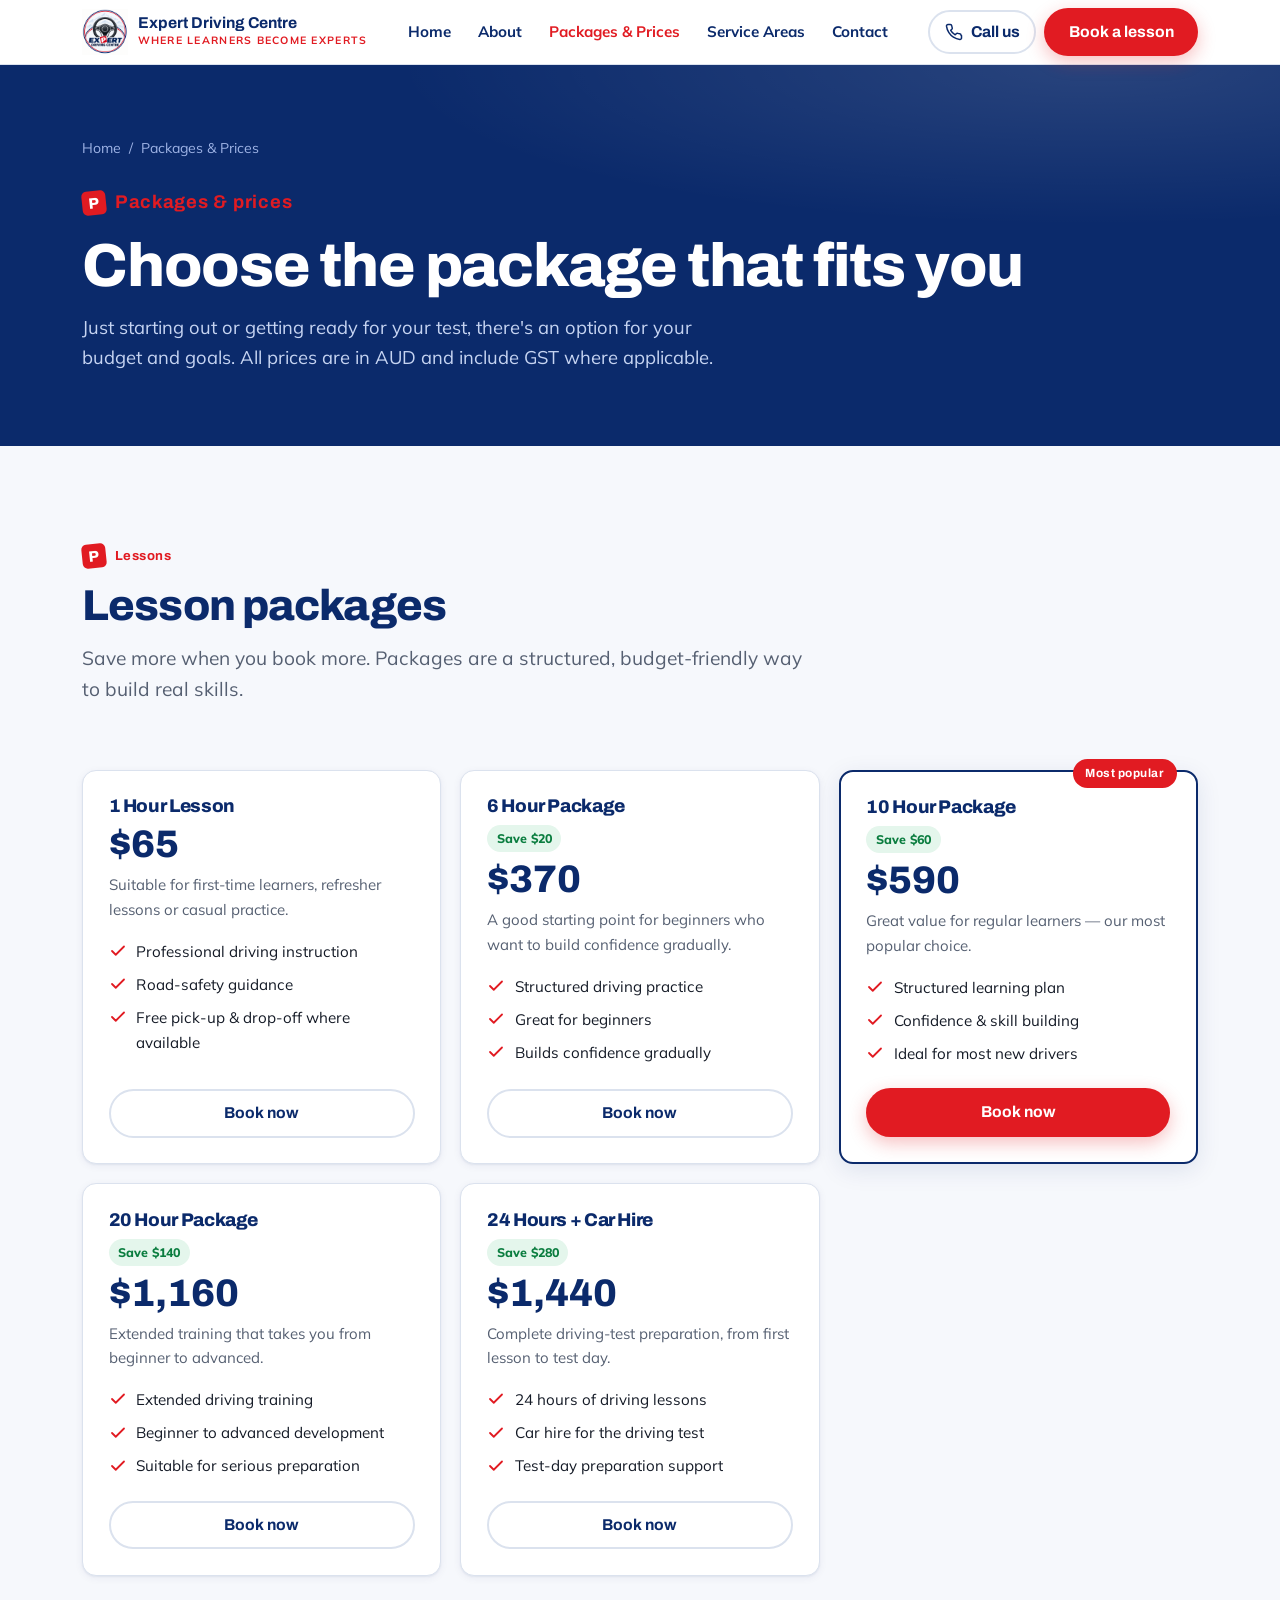
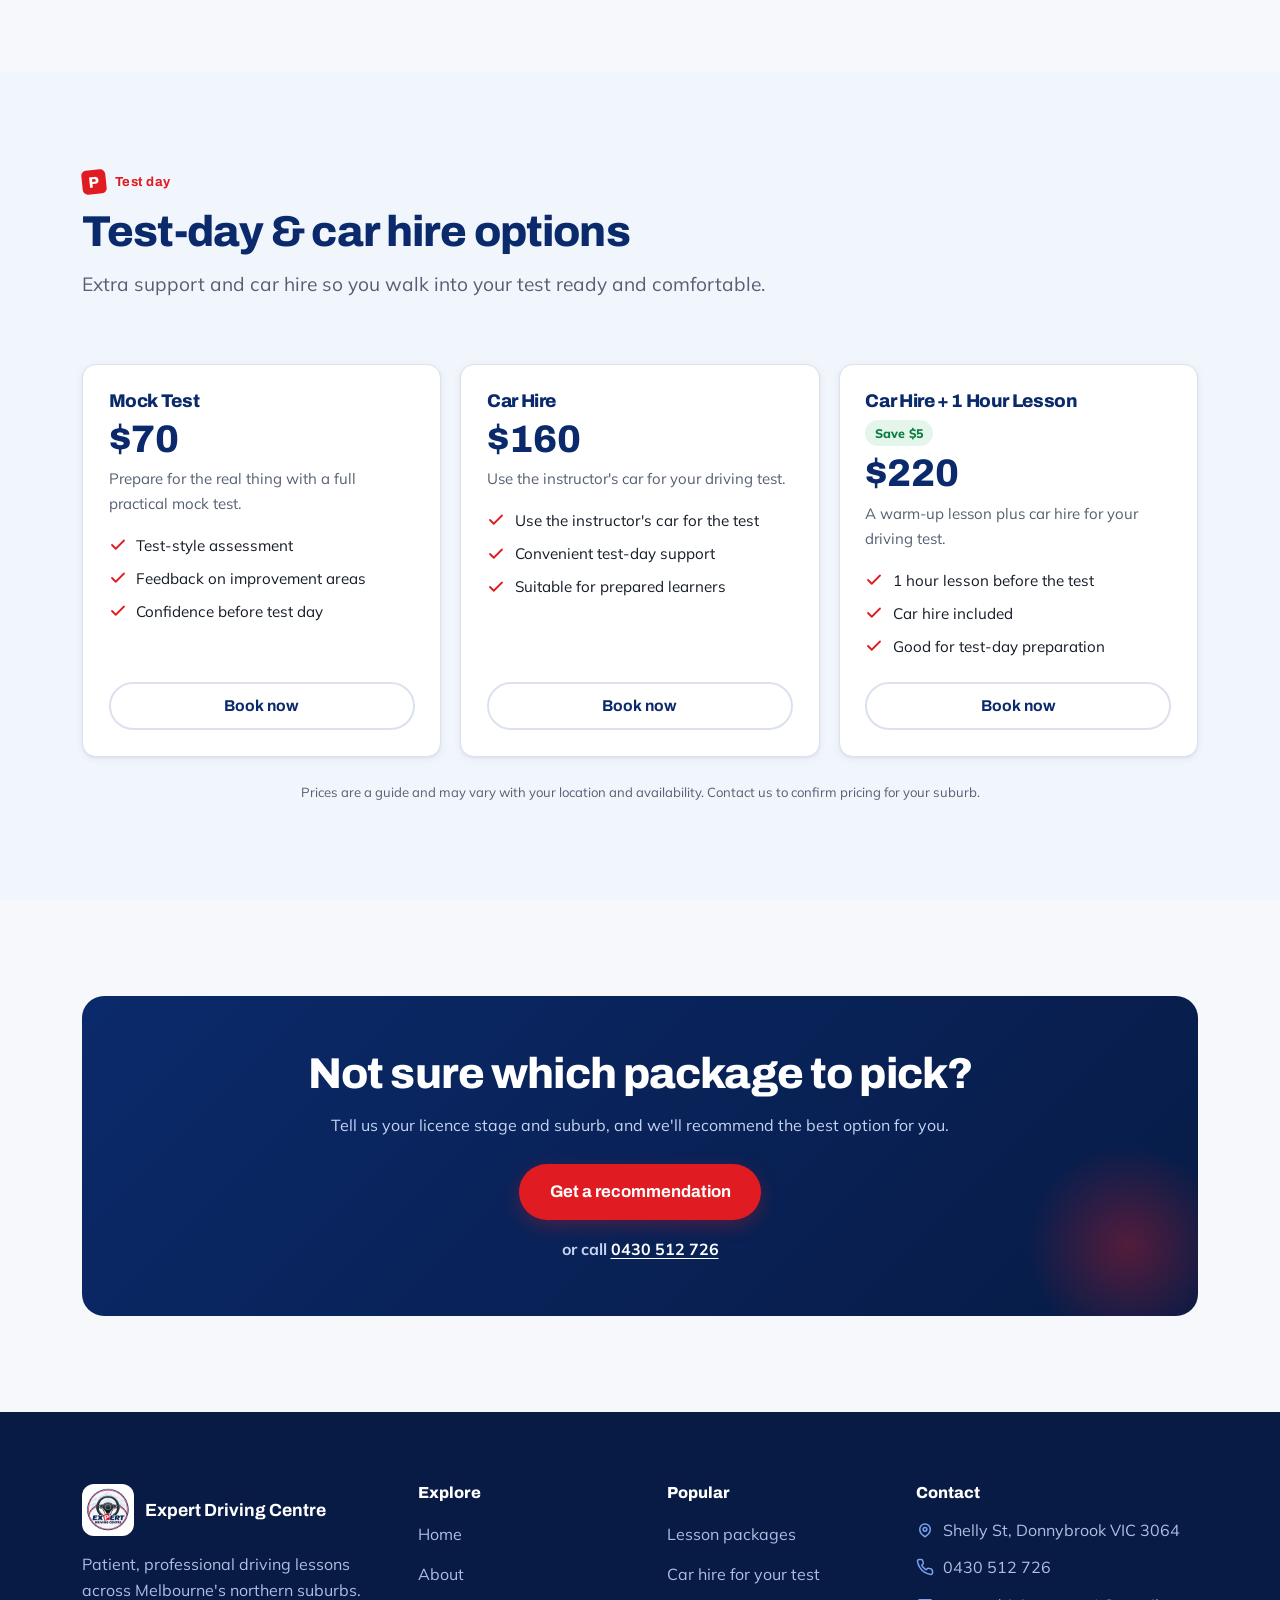
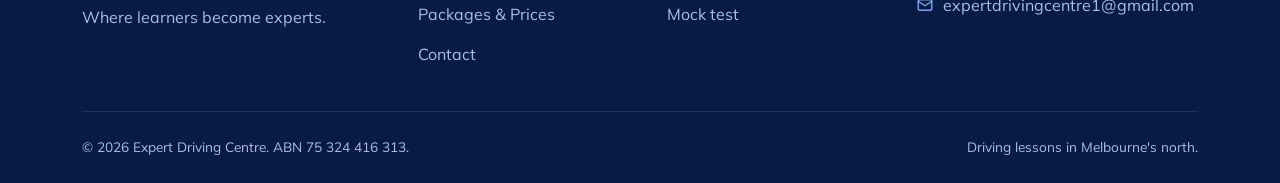
<file: packages.html>
<!DOCTYPE html>
<html lang="en-AU">
<head>
  <meta charset="UTF-8">
  <meta name="viewport" content="width=device-width, initial-scale=1, viewport-fit=cover">
  <script>document.documentElement.classList.add("js");</script>

  <title>Driving Lesson Packages &amp; Prices | Expert Driving Centre</title>
  <meta name="description" content="Driving lesson packages and prices — from a single lesson to the 24-hour + car hire test package. Mock tests and driving-test car hire across Melbourne's north.">
  <link rel="canonical" href="https://www.expertdrivingcentre.com.au/packages.html">

  <meta property="og:type" content="website">
  <meta property="og:site_name" content="Expert Driving Centre">
  <meta property="og:locale" content="en_AU">
  <meta property="og:title" content="Driving Lesson Packages &amp; Prices | Expert Driving Centre">
  <meta property="og:description" content="From a single lesson to full test preparation. Simple, honest pricing across Melbourne's north.">
  <meta property="og:url" content="https://www.expertdrivingcentre.com.au/packages.html">
  <meta property="og:image" content="https://www.expertdrivingcentre.com.auimages/og-image.png">
  <meta name="twitter:card" content="summary_large_image">

  <meta name="theme-color" content="#0B2A6B">
  <link rel="icon" href="images/favicon.svg" type="image/svg+xml">
  <link rel="icon" href="images/favicon-32.png" sizes="32x32" type="image/png">
  <link rel="apple-touch-icon" href="images/apple-touch-icon.png">
  <link rel="manifest" href="site.webmanifest">

  <link rel="preconnect" href="https://fonts.googleapis.com">
  <link rel="preconnect" href="https://fonts.gstatic.com" crossorigin>
  <link rel="stylesheet" href="https://fonts.googleapis.com/css2?family=Archivo:wght@600;700;800&amp;family=Mulish:wght@400;600;700;800&amp;display=swap">

  <link rel="stylesheet" href="css/style.css">

  <script src="js/main.js" defer></script>
</head>

<body>
  <a class="skip-link" href="#main">Skip to content</a>

  <!-- ===================== HEADER (same on every page) ===================== -->
  <header class="site-header">
    <nav class="nav container" aria-label="Main">
      <a class="brand" href="index.html">
        <img src="images/logo.png" alt="" width="46" height="46">
        <span><b>Expert Driving Centre</b><small>Where learners become experts</small></span>
      </a>

      <ul class="nav-links" id="main-menu">
        <li><a href="index.html">Home</a></li>
        <li><a href="about.html">About</a></li>
        <li><a href="packages.html" class="active" aria-current="page">Packages &amp; Prices</a></li>
        <li><a href="index.html#areas">Service Areas</a></li>
        <li><a href="contact.html">Contact</a></li>
      </ul>

      <div class="nav-actions">
        <a class="btn btn--call" href="tel:+61430512726" aria-label="Call 0430 512 726">
          <svg viewBox="0 0 24 24" fill="none" stroke="currentColor" stroke-width="2" stroke-linecap="round" stroke-linejoin="round" aria-hidden="true"><path d="M22 16.9v3a2 2 0 0 1-2.2 2 19.8 19.8 0 0 1-8.6-3.1 19.5 19.5 0 0 1-6-6A19.8 19.8 0 0 1 2 4.2 2 2 0 0 1 4 2h3a2 2 0 0 1 2 1.7c.1.9.3 1.8.6 2.6a2 2 0 0 1-.5 2.1L7.6 9.8a16 16 0 0 0 6 6l1.4-1.5a2 2 0 0 1 2.1-.5c.8.3 1.7.5 2.6.6a2 2 0 0 1 1.7 2Z"/></svg>
          <span class="label">Call us</span>
        </a>
        <a class="btn btn--primary btn--book" href="contact.html#book">Book a lesson</a>
        <button class="nav-toggle" type="button" aria-label="Open menu" aria-controls="main-menu" aria-expanded="false"><span></span></button>
      </div>
    </nav>
  </header>

  <main id="main">
    <section class="page-hero">
      <div class="container">
        <ol class="breadcrumb"><li><a href="index.html">Home</a></li><li>Packages &amp; Prices</li></ol>
        <p class="eyebrow">Packages &amp; prices</p>
        <h1>Choose the package that fits you</h1>
        <!-- Only say "include GST" if the business is registered for GST.
             If it isn't, change this to "All prices are in AUD." -->
        <p>Just starting out or getting ready for your test, there's an option for your budget and goals. All prices are in AUD and include GST where applicable.</p>
      </div>
    </section>

    <!-- ===================== LESSON PACKAGES =====================
         "Save $…" = (hours × $65, + $160 if car hire is included) minus the price.
         Prices also appear on index.html and in the contact form dropdown (contact.html). -->
    <section class="section" id="lessons">
      <div class="container">
        <div class="section-head reveal">
          <p class="eyebrow">Lessons</p>
          <h2>Lesson packages</h2>
          <p class="lead">Save more when you book more. Packages are a structured, budget-friendly way to build real skills.</p>
        </div>
        <div class="pricing-grid">
          <article class="price-card reveal">
            <h3 class="price-card__name">1 Hour Lesson</h3>
            <p class="price-card__price">$65</p>
            <p class="price-card__blurb">Suitable for first-time learners, refresher lessons or casual practice.</p>
            <ul class="price-card__list">
              <li><svg viewBox="0 0 24 24" fill="none" stroke="currentColor" stroke-width="2.4" stroke-linecap="round" stroke-linejoin="round" aria-hidden="true"><path d="M20 6 9 17l-5-5"/></svg>Professional driving instruction</li>
              <li><svg viewBox="0 0 24 24" fill="none" stroke="currentColor" stroke-width="2.4" stroke-linecap="round" stroke-linejoin="round" aria-hidden="true"><path d="M20 6 9 17l-5-5"/></svg>Road-safety guidance</li>
              <li><svg viewBox="0 0 24 24" fill="none" stroke="currentColor" stroke-width="2.4" stroke-linecap="round" stroke-linejoin="round" aria-hidden="true"><path d="M20 6 9 17l-5-5"/></svg>Free pick-up &amp; drop-off where available</li>
            </ul>
            <a class="btn btn--outline btn--block" href="contact.html?package=1+Hour+Lesson#book">Book now</a>
          </article>

          <article class="price-card reveal">
            <h3 class="price-card__name">6 Hour Package</h3>
            <span class="price-card__save">Save $20</span>
            <p class="price-card__price">$370</p>
            <p class="price-card__blurb">A good starting point for beginners who want to build confidence gradually.</p>
            <ul class="price-card__list">
              <li><svg viewBox="0 0 24 24" fill="none" stroke="currentColor" stroke-width="2.4" stroke-linecap="round" stroke-linejoin="round" aria-hidden="true"><path d="M20 6 9 17l-5-5"/></svg>Structured driving practice</li>
              <li><svg viewBox="0 0 24 24" fill="none" stroke="currentColor" stroke-width="2.4" stroke-linecap="round" stroke-linejoin="round" aria-hidden="true"><path d="M20 6 9 17l-5-5"/></svg>Great for beginners</li>
              <li><svg viewBox="0 0 24 24" fill="none" stroke="currentColor" stroke-width="2.4" stroke-linecap="round" stroke-linejoin="round" aria-hidden="true"><path d="M20 6 9 17l-5-5"/></svg>Builds confidence gradually</li>
            </ul>
            <a class="btn btn--outline btn--block" href="contact.html?package=6+Hour+Package#book">Book now</a>
          </article>

          <article class="price-card price-card--popular reveal">
            <span class="price-card__tag">Most popular</span>
            <h3 class="price-card__name">10 Hour Package</h3>
            <span class="price-card__save">Save $60</span>
            <p class="price-card__price">$590</p>
            <p class="price-card__blurb">Great value for regular learners — our most popular choice.</p>
            <ul class="price-card__list">
              <li><svg viewBox="0 0 24 24" fill="none" stroke="currentColor" stroke-width="2.4" stroke-linecap="round" stroke-linejoin="round" aria-hidden="true"><path d="M20 6 9 17l-5-5"/></svg>Structured learning plan</li>
              <li><svg viewBox="0 0 24 24" fill="none" stroke="currentColor" stroke-width="2.4" stroke-linecap="round" stroke-linejoin="round" aria-hidden="true"><path d="M20 6 9 17l-5-5"/></svg>Confidence &amp; skill building</li>
              <li><svg viewBox="0 0 24 24" fill="none" stroke="currentColor" stroke-width="2.4" stroke-linecap="round" stroke-linejoin="round" aria-hidden="true"><path d="M20 6 9 17l-5-5"/></svg>Ideal for most new drivers</li>
            </ul>
            <a class="btn btn--primary btn--block" href="contact.html?package=10+Hour+Package#book">Book now</a>
          </article>

          <article class="price-card reveal">
            <h3 class="price-card__name">20 Hour Package</h3>
            <span class="price-card__save">Save $140</span>
            <p class="price-card__price">$1,160</p>
            <p class="price-card__blurb">Extended training that takes you from beginner to advanced.</p>
            <ul class="price-card__list">
              <li><svg viewBox="0 0 24 24" fill="none" stroke="currentColor" stroke-width="2.4" stroke-linecap="round" stroke-linejoin="round" aria-hidden="true"><path d="M20 6 9 17l-5-5"/></svg>Extended driving training</li>
              <li><svg viewBox="0 0 24 24" fill="none" stroke="currentColor" stroke-width="2.4" stroke-linecap="round" stroke-linejoin="round" aria-hidden="true"><path d="M20 6 9 17l-5-5"/></svg>Beginner to advanced development</li>
              <li><svg viewBox="0 0 24 24" fill="none" stroke="currentColor" stroke-width="2.4" stroke-linecap="round" stroke-linejoin="round" aria-hidden="true"><path d="M20 6 9 17l-5-5"/></svg>Suitable for serious preparation</li>
            </ul>
            <a class="btn btn--outline btn--block" href="contact.html?package=20+Hour+Package#book">Book now</a>
          </article>

          <article class="price-card reveal">
            <h3 class="price-card__name">24 Hours + Car Hire</h3>
            <span class="price-card__save">Save $280</span>
            <p class="price-card__price">$1,440</p>
            <p class="price-card__blurb">Complete driving-test preparation, from first lesson to test day.</p>
            <ul class="price-card__list">
              <li><svg viewBox="0 0 24 24" fill="none" stroke="currentColor" stroke-width="2.4" stroke-linecap="round" stroke-linejoin="round" aria-hidden="true"><path d="M20 6 9 17l-5-5"/></svg>24 hours of driving lessons</li>
              <li><svg viewBox="0 0 24 24" fill="none" stroke="currentColor" stroke-width="2.4" stroke-linecap="round" stroke-linejoin="round" aria-hidden="true"><path d="M20 6 9 17l-5-5"/></svg>Car hire for the driving test</li>
              <li><svg viewBox="0 0 24 24" fill="none" stroke="currentColor" stroke-width="2.4" stroke-linecap="round" stroke-linejoin="round" aria-hidden="true"><path d="M20 6 9 17l-5-5"/></svg>Test-day preparation support</li>
            </ul>
            <a class="btn btn--outline btn--block" href="contact.html?package=24+Hours+++Car+Hire#book">Book now</a>
          </article>
        </div>
      </div>
    </section>

    <!-- ===================== TEST DAY =====================
-->
    <section class="section section--tint" id="test-day">
      <div class="container">
        <div class="section-head reveal">
          <p class="eyebrow">Test day</p>
          <h2>Test-day &amp; car hire options</h2>
          <p class="lead">Extra support and car hire so you walk into your test ready and comfortable.</p>
        </div>
        <div class="pricing-grid">
          <article class="price-card reveal">
            <h3 class="price-card__name">Mock Test</h3>
            <p class="price-card__price">$70</p>
            <p class="price-card__blurb">Prepare for the real thing with a full practical mock test.</p>
            <ul class="price-card__list">
              <li><svg viewBox="0 0 24 24" fill="none" stroke="currentColor" stroke-width="2.4" stroke-linecap="round" stroke-linejoin="round" aria-hidden="true"><path d="M20 6 9 17l-5-5"/></svg>Test-style assessment</li>
              <li><svg viewBox="0 0 24 24" fill="none" stroke="currentColor" stroke-width="2.4" stroke-linecap="round" stroke-linejoin="round" aria-hidden="true"><path d="M20 6 9 17l-5-5"/></svg>Feedback on improvement areas</li>
              <li><svg viewBox="0 0 24 24" fill="none" stroke="currentColor" stroke-width="2.4" stroke-linecap="round" stroke-linejoin="round" aria-hidden="true"><path d="M20 6 9 17l-5-5"/></svg>Confidence before test day</li>
            </ul>
            <a class="btn btn--outline btn--block" href="contact.html?package=Mock+Test#book">Book now</a>
          </article>

          <article class="price-card reveal">
            <h3 class="price-card__name">Car Hire</h3>
            <p class="price-card__price">$160</p>
            <p class="price-card__blurb">Use the instructor&#x27;s car for your driving test.</p>
            <ul class="price-card__list">
              <li><svg viewBox="0 0 24 24" fill="none" stroke="currentColor" stroke-width="2.4" stroke-linecap="round" stroke-linejoin="round" aria-hidden="true"><path d="M20 6 9 17l-5-5"/></svg>Use the instructor&#x27;s car for the test</li>
              <li><svg viewBox="0 0 24 24" fill="none" stroke="currentColor" stroke-width="2.4" stroke-linecap="round" stroke-linejoin="round" aria-hidden="true"><path d="M20 6 9 17l-5-5"/></svg>Convenient test-day support</li>
              <li><svg viewBox="0 0 24 24" fill="none" stroke="currentColor" stroke-width="2.4" stroke-linecap="round" stroke-linejoin="round" aria-hidden="true"><path d="M20 6 9 17l-5-5"/></svg>Suitable for prepared learners</li>
            </ul>
            <a class="btn btn--outline btn--block" href="contact.html?package=Car+Hire#book">Book now</a>
          </article>

          <article class="price-card reveal">
            <h3 class="price-card__name">Car Hire + 1 Hour Lesson</h3>
            <span class="price-card__save">Save $5</span>
            <p class="price-card__price">$220</p>
            <p class="price-card__blurb">A warm-up lesson plus car hire for your driving test.</p>
            <ul class="price-card__list">
              <li><svg viewBox="0 0 24 24" fill="none" stroke="currentColor" stroke-width="2.4" stroke-linecap="round" stroke-linejoin="round" aria-hidden="true"><path d="M20 6 9 17l-5-5"/></svg>1 hour lesson before the test</li>
              <li><svg viewBox="0 0 24 24" fill="none" stroke="currentColor" stroke-width="2.4" stroke-linecap="round" stroke-linejoin="round" aria-hidden="true"><path d="M20 6 9 17l-5-5"/></svg>Car hire included</li>
              <li><svg viewBox="0 0 24 24" fill="none" stroke="currentColor" stroke-width="2.4" stroke-linecap="round" stroke-linejoin="round" aria-hidden="true"><path d="M20 6 9 17l-5-5"/></svg>Good for test-day preparation</li>
            </ul>
            <a class="btn btn--outline btn--block" href="contact.html?package=Car+Hire+++1+Hour+Lesson#book">Book now</a>
          </article>
        </div>

        <p class="form-note price-note reveal">Prices are a guide and may vary with your location and availability. Contact us to confirm pricing for your suburb.</p>
      </div>
    </section>

    <section class="section">
      <div class="container">
        <div class="cta-band reveal">
          <h2>Not sure which package to pick?</h2>
          <p>Tell us your licence stage and suburb, and we'll recommend the best option for you.</p>
          <a class="btn btn--primary btn--lg" href="contact.html#book">Get a recommendation</a>
          <span class="cta-band__phone">or call <a href="tel:+61430512726">0430 512 726</a></span>
        </div>
      </div>
    </section>
  </main>

  <!-- ===================== FOOTER (same on every page) ===================== -->
  <footer class="site-footer">
    <div class="container">
      <div class="footer-grid">
        <div>
          <div class="footer-brand">
            <img src="images/logo.png" alt="" width="52" height="52" loading="lazy">
            <b>Expert Driving Centre</b>
          </div>
          <p>Patient, professional driving lessons across Melbourne's northern suburbs. Where learners become experts.</p>
        </div>
        <div>
          <h2>Explore</h2>
          <ul class="footer-links">
            <li><a href="index.html">Home</a></li>
            <li><a href="about.html">About</a></li>
            <li><a href="packages.html">Packages &amp; Prices</a></li>
            <li><a href="contact.html">Contact</a></li>
          </ul>
        </div>
        <div>
          <h2>Popular</h2>
          <ul class="footer-links">
            <li><a href="packages.html#lessons">Lesson packages</a></li>
            <li><a href="packages.html#test-day">Car hire for your test</a></li>
            <li><a href="packages.html#test-day">Mock test</a></li>
            <!-- add social links here when you have them, e.g.
            <li><a href="https://www.facebook.com/..." target="_blank" rel="noopener">Facebook</a></li> -->
          </ul>
        </div>
        <div>
          <h2>Contact</h2>
          <ul class="footer-contact">
            <li><svg viewBox="0 0 24 24" fill="none" stroke="currentColor" stroke-width="2" stroke-linecap="round" stroke-linejoin="round" aria-hidden="true"><path d="M12 21s-7-4.35-7-10a7 7 0 0 1 14 0c0 5.65-7 10-7 10Z"/><circle cx="12" cy="11" r="2.5"/></svg><span>Shelly St, Donnybrook VIC 3064</span></li>
            <li><svg viewBox="0 0 24 24" fill="none" stroke="currentColor" stroke-width="2" stroke-linecap="round" stroke-linejoin="round" aria-hidden="true"><path d="M22 16.9v3a2 2 0 0 1-2.2 2 19.8 19.8 0 0 1-8.6-3.1 19.5 19.5 0 0 1-6-6A19.8 19.8 0 0 1 2 4.2 2 2 0 0 1 4 2h3a2 2 0 0 1 2 1.7c.1.9.3 1.8.6 2.6a2 2 0 0 1-.5 2.1L7.6 9.8a16 16 0 0 0 6 6l1.4-1.5a2 2 0 0 1 2.1-.5c.8.3 1.7.5 2.6.6a2 2 0 0 1 1.7 2Z"/></svg><a href="tel:+61430512726">0430 512 726</a></li>
            <li><svg viewBox="0 0 24 24" fill="none" stroke="currentColor" stroke-width="2" stroke-linecap="round" stroke-linejoin="round" aria-hidden="true"><rect x="3" y="5" width="18" height="14" rx="2"/><path d="m3 7 9 6 9-6"/></svg><a href="mailto:expertdrivingcentre1@gmail.com">expertdrivingcentre1@gmail.com</a></li>
          </ul>
        </div>
      </div>
      <div class="footer-bottom">
        <span>&copy; <span id="year">2026</span> Expert Driving Centre. ABN 75 324 416 313.</span>
        <span>Driving lessons in Melbourne's north.</span>
      </div>
    </div>
  </footer>

  <!-- Back-to-top button + call / text / book bar (the bar only shows on phones) -->
  <button class="to-top" type="button" aria-label="Back to top"><svg viewBox="0 0 24 24" fill="none" stroke="currentColor" stroke-width="2.4" stroke-linecap="round" stroke-linejoin="round" aria-hidden="true"><path d="m6 15 6-6 6 6"/></svg></button>
  <nav class="call-bar" aria-label="Quick contact">
    <a class="call-bar__call" href="tel:+61430512726"><svg viewBox="0 0 24 24" fill="none" stroke="currentColor" stroke-width="2" stroke-linecap="round" stroke-linejoin="round" aria-hidden="true"><path d="M22 16.9v3a2 2 0 0 1-2.2 2 19.8 19.8 0 0 1-8.6-3.1 19.5 19.5 0 0 1-6-6A19.8 19.8 0 0 1 2 4.2 2 2 0 0 1 4 2h3a2 2 0 0 1 2 1.7c.1.9.3 1.8.6 2.6a2 2 0 0 1-.5 2.1L7.6 9.8a16 16 0 0 0 6 6l1.4-1.5a2 2 0 0 1 2.1-.5c.8.3 1.7.5 2.6.6a2 2 0 0 1 1.7 2Z"/></svg><span><b>Call now</b><small>0430 512 726</small></span></a>
    <a class="call-bar__text" href="sms:+61430512726"><svg viewBox="0 0 24 24" fill="none" stroke="currentColor" stroke-width="2" stroke-linecap="round" stroke-linejoin="round" aria-hidden="true"><path d="M21 15a2 2 0 0 1-2 2H7l-4 4V5a2 2 0 0 1 2-2h14a2 2 0 0 1 2 2z"/></svg><span>Text</span></a>
    <a class="call-bar__book" href="contact.html#book"><svg viewBox="0 0 24 24" fill="none" stroke="currentColor" stroke-width="2" stroke-linecap="round" stroke-linejoin="round" aria-hidden="true"><rect x="3" y="4" width="18" height="18" rx="2"/><path d="M16 2v4M8 2v4M3 10h18"/></svg><span>Book</span></a>
  </nav>
</body>
</html>
</file>
<file: css/style.css>
/* =====================================================================
   Expert Driving Centre — all the styles for the site, in one file.

   Sections (search for the name in CAPITALS to jump to one):
     1. BASE        colours, fonts, spacing           ← change brand colours here
     2. LAYOUT      header, menu, footer, phone call bar, page banners
     3. COMPONENTS  buttons, cards, price cards, chips, steps, FAQ, form
     4. HOME PAGE / ABOUT PAGE / PACKAGES PAGE / CONTACT PAGE / 404 PAGE

   Mobile first: the plain rules are for phones, and each
   @media (min-width: ...) block adds changes for bigger screens.
     600px  big phones / small tablets
     768px  tablets
     960px  laptops (full menu appears)
   ===================================================================== */

/* ======================== 1. BASE ======================== */

/* ---- Brand colours & sizes: change these to restyle the whole site ---- */
:root {
  --navy:      #0B2A6B;
  --navy-dark: #071B45;
  --red:       #E11B22;
  --red-dark:  #C4141B;
  --green:     #16A34A;   /* call buttons */
  --gold:      #F4C542;   /* road line accent */

  --ink:       #141A26;   /* main text */
  --muted:     #566072;   /* secondary text */
  --line:      #DBE2EE;   /* borders */
  --tint:      #EAF0FA;   /* light blue backgrounds */
  --tint-2:    #F1F5FC;
  --paper:     #F6F8FC;   /* page background */
  --white:     #FFFFFF;

  --font-head: "Archivo", system-ui, sans-serif;
  --font-body: "Mulish", system-ui, sans-serif;

  --radius-sm: 10px;
  --radius:    14px;
  --radius-lg: 22px;

  --shadow-sm: 0 1px 2px rgba(11,42,107,.06), 0 2px 8px rgba(11,42,107,.06);
  --shadow-md: 0 6px 24px rgba(11,42,107,.10);
  --shadow-lg: 0 18px 50px rgba(7,27,69,.16);

  --container: 1180px;
  --gutter:    clamp(16px, 4vw, 32px);
  --header-h:  64px;
  --callbar-h: 72px;
}

/* ---- Reset ---- */
*, *::before, *::after { box-sizing: border-box; }
* { margin: 0; }
html { -webkit-text-size-adjust: 100%; scroll-behavior: smooth; scroll-padding-top: calc(var(--header-h) + 12px); }
body {
  min-height: 100vh;
  font-family: var(--font-body);
  font-size: 1rem;
  line-height: 1.65;
  color: var(--ink);
  background: var(--paper);
  -webkit-font-smoothing: antialiased;
  overflow-x: hidden;
}
img, svg { display: block; max-width: 100%; }
a { color: inherit; text-decoration: none; }
ul, ol { list-style: none; padding: 0; }
button, input, select, textarea { font: inherit; color: inherit; }
button { cursor: pointer; }
[hidden] { display: none !important; }

/* ---- Type ---- */
h1, h2, h3 {
  font-family: var(--font-head);
  font-weight: 800;
  line-height: 1.12;
  letter-spacing: -0.02em;
  color: var(--navy);
  text-wrap: balance;
}
h1 { font-size: clamp(2rem, 7vw, 3.8rem); }
h2 { font-size: clamp(1.6rem, 4.5vw, 2.7rem); }
h3 { font-size: clamp(1.1rem, 2.4vw, 1.35rem); }
p  { text-wrap: pretty; }
.lead { font-size: clamp(1rem, 2.2vw, 1.2rem); color: var(--muted); }

/* ---- Layout helpers ---- */
.container { width: 100%; max-width: var(--container); margin-inline: auto; padding-inline: var(--gutter); }
.section { padding-block: clamp(3rem, 9vw, 6rem); }
.section--tint { background: var(--tint-2); }

.section-head { max-width: 46rem; margin-bottom: clamp(1.75rem, 5vw, 3rem); }
.section-head--center { margin-inline: auto; text-align: center; }
.section-head .lead { margin-top: .75rem; }

/* small red "P-plate" label above headings */
.eyebrow {
  display: inline-flex; align-items: center; gap: .55rem; margin-bottom: .9rem;
  font-family: var(--font-head); font-weight: 700; font-size: .82rem; letter-spacing: .04em; color: var(--red);
}
.eyebrow::before {
  content: "P"; display: grid; place-items: center; width: 1.5rem; height: 1.5rem;
  border-radius: 5px; background: var(--red); color: #fff; font-weight: 800; font-size: .95rem;
  transform: rotate(-6deg);
}

/* ---- Accessibility ---- */
.skip-link {
  position: absolute; left: -9999px; top: 0; z-index: 2000;
  padding: .7rem 1rem; background: #fff; color: var(--navy); font-weight: 700;
}
.skip-link:focus { left: 0; }
:focus-visible { outline: 3px solid #ff8b90; outline-offset: 2px; border-radius: 6px; }

/* ---- Fade-in on scroll (only when JS is running, so nothing is ever stuck hidden) ---- */
.js .reveal { opacity: 0; transform: translateY(20px); transition: opacity .6s ease, transform .6s ease; }
.js .reveal.is-visible { opacity: 1; transform: none; }

@media (prefers-reduced-motion: reduce) {
  html { scroll-behavior: auto; }
  *, *::before, *::after { animation: none !important; transition: none !important; }
  .js .reveal { opacity: 1; transform: none; }
}


/* ======================== 2. LAYOUT ======================== */

/* ---------------- Header ---------------- */
.site-header {
  position: sticky; top: 0; z-index: 100;
  min-height: var(--header-h);
  background: rgba(255,255,255,.92);
  backdrop-filter: saturate(160%) blur(10px);
  border-bottom: 1px solid var(--line);
  transition: box-shadow .25s ease;
}
.site-header.is-scrolled { box-shadow: 0 6px 22px rgba(7,27,69,.12); }

.nav { display: flex; align-items: center; justify-content: space-between; gap: .75rem; min-height: var(--header-h); }

.brand { display: flex; align-items: center; gap: .6rem; min-width: 0; font-family: var(--font-head); color: var(--navy); }
.brand img { width: 42px; height: 42px; flex: none; }
.brand span { min-width: 0; }   /* lets the name wrap onto two lines on small phones */
.brand b { display: block; font-size: .98rem; line-height: 1.15; }
.brand small { display: none; font-family: var(--font-body); font-weight: 700; font-size: .66rem; letter-spacing: .12em; text-transform: uppercase; color: var(--red); }

.nav-actions { display: flex; align-items: center; gap: .5rem; flex: none; }

/* Green call button — always visible on phones */
.nav-actions .btn--call { background: var(--green); color: #fff; padding: .55rem .9rem; min-height: 44px; box-shadow: 0 6px 16px rgba(22,163,74,.3); }
.nav-actions .btn--call svg { width: 18px; height: 18px; }
.nav-actions .btn--call:hover { background: #12833c; }
.nav-actions .btn--book { display: none; }

/* Hamburger */
.nav-toggle {
  display: inline-grid; place-items: center; width: 44px; height: 44px;
  border: 1px solid var(--line); border-radius: 10px; background: #fff;
}
.nav-toggle span, .nav-toggle span::before, .nav-toggle span::after {
  content: ""; display: block; width: 20px; height: 2.5px; border-radius: 2px; background: var(--navy);
  transition: transform .25s, background .2s;
}
.nav-toggle span { position: relative; }
.nav-toggle span::before { position: absolute; top: -7px; }
.nav-toggle span::after  { position: absolute; top: 7px; }
.nav-toggle[aria-expanded="true"] span { background: transparent; }
.nav-toggle[aria-expanded="true"] span::before { transform: translateY(7px) rotate(45deg); }
.nav-toggle[aria-expanded="true"] span::after  { transform: translateY(-7px) rotate(-45deg); }

/* Phone menu: slides down under the header */
.nav-links {
  position: fixed; left: 0; right: 0; top: var(--header-h);
  display: flex; flex-direction: column; gap: .15rem;
  padding: .75rem var(--gutter) 1.25rem;
  background: #fff; border-bottom: 1px solid var(--line); box-shadow: var(--shadow-md);
  transform: translateY(-110%); visibility: hidden; transition: transform .28s ease, visibility .28s;

}
.nav-links.is-open { transform: none; visibility: visible; }
.nav-links a {
  display: block; padding: .85rem .5rem; border-bottom: 1px solid var(--tint-2);
  font-weight: 700; color: var(--navy);
}
.nav-links a.active { color: var(--red); }
body.menu-open { overflow: hidden; }

@media (min-width: 420px) {
  .brand img { width: 46px; height: 46px; }
}
@media (min-width: 600px) {
  .brand small { display: block; }
  .nav-actions .btn--book { display: inline-flex; }
}
@media (min-width: 960px) {
  .nav-toggle { display: none; }
  .nav-links {
    position: static; flex-direction: row; align-items: center; gap: .2rem;
    padding: 0; background: none; border: 0; box-shadow: none;
    transform: none; visibility: visible;
  }
  .nav-links a { padding: .5rem .75rem; border: 0; border-radius: 8px; font-size: .95rem; }
  .nav-links a:hover { background: var(--tint); }
  .nav-actions .btn--call { background: transparent; color: var(--navy); border: 2px solid var(--line); box-shadow: none; }
  .nav-actions .btn--call:hover { background: #fff; border-color: var(--navy); }
}

/* ---------------- Inner-page banner (About, Packages, Contact) ---------------- */
.page-hero {
  position: relative; overflow: hidden;
  padding-block: clamp(2.5rem, 8vw, 4.5rem);
  background: var(--navy); color: #c6d4f2;
}
.page-hero::before {
  content: ""; position: absolute; inset: 0;
  background: radial-gradient(90% 70% at 85% 0%, rgba(255,255,255,.12), transparent 60%);
}
.page-hero .container { position: relative; }
.page-hero h1 { color: #fff; }
.page-hero p { max-width: 42rem; margin-top: .8rem; font-size: clamp(1rem, 2.2vw, 1.15rem); }
.page-hero a { color: #fff; text-decoration: underline; white-space: nowrap; }
.breadcrumb { display: flex; gap: .5rem; margin-bottom: .9rem; font-size: .88rem; color: #9fb4e6; }
.breadcrumb li + li::before { content: "/"; margin-right: .5rem; }
.page-hero .breadcrumb a { text-decoration: none; color: inherit; }
.page-hero .breadcrumb a:hover { color: #fff; }

/* ---------------- Call-to-action band ---------------- */
.cta-band {
  position: relative; overflow: hidden; text-align: center;
  padding: clamp(2rem, 6vw, 3.4rem) clamp(1.25rem, 5vw, 3rem);
  border-radius: var(--radius-lg);
  background: linear-gradient(135deg, var(--navy), var(--navy-dark)); color: #c6d4f2;
}
.cta-band::after {
  content: ""; position: absolute; right: -40px; bottom: -40px; width: 220px; height: 220px; border-radius: 50%;
  background: radial-gradient(circle, rgba(225,27,34,.35), transparent 65%); pointer-events: none;
}
.cta-band h2 { color: #fff; }
.cta-band p { max-width: 40rem; margin: .8rem auto 1.6rem; }
.cta-band .btn { width: 100%; }
.cta-band__phone { display: block; margin-top: 1rem; font-weight: 700; }
.cta-band__phone a { color: #fff; text-decoration: underline; text-underline-offset: 3px; white-space: nowrap; }
@media (min-width: 600px) { .cta-band .btn { width: auto; } }

/* ---------------- Footer ---------------- */
.site-footer { padding-block: clamp(2.5rem, 6vw, 4.5rem) 1.5rem; background: var(--navy-dark); color: #aebfe0; }
.footer-grid { display: grid; gap: 2rem; }
.footer-grid h2 { margin-bottom: .9rem; font-size: 1rem; color: #fff; letter-spacing: 0; }
.footer-brand { display: flex; align-items: center; gap: .7rem; margin-bottom: .9rem; }
.footer-brand img { width: 52px; height: 52px; padding: 4px; border-radius: 12px; background: #fff; }
.footer-brand b { font-family: var(--font-head); font-size: 1.1rem; color: #fff; }
.site-footer a { transition: color .15s; }
.site-footer a:hover { color: #fff; }
.footer-links { display: grid; gap: .35rem; }
.footer-links a { display: inline-block; padding-block: .25rem; }
.footer-contact li { display: flex; gap: .6rem; margin-bottom: .7rem; overflow-wrap: anywhere; }
.footer-contact svg { flex: none; width: 18px; height: 18px; margin-top: .25rem; color: #7ea2ee; }
.footer-bottom {
  display: flex; flex-direction: column; gap: .4rem; text-align: center;
  margin-top: 2.5rem; padding-top: 1.5rem; border-top: 1px solid rgba(255,255,255,.1); font-size: .85rem;
}
@media (min-width: 600px) {
  .footer-grid { grid-template-columns: 1fr 1fr; }
}
@media (min-width: 960px) {
  .footer-grid { grid-template-columns: 1.4fr 1fr 1fr 1.3fr; }
  .footer-bottom { flex-direction: row; justify-content: space-between; text-align: left; }
}

/* ---------------- Scroll line + back-to-top ---------------- */
.scroll-progress {
  position: fixed; inset: 0 0 auto 0; z-index: 1001; height: 3px; pointer-events: none;
  transform: scaleX(0); transform-origin: 0 50%;
  background: linear-gradient(90deg, var(--red), var(--gold));
}
.to-top {
  position: fixed; right: 16px; bottom: calc(var(--callbar-h) + 16px + env(safe-area-inset-bottom)); z-index: 998;
  display: grid; place-items: center; width: 46px; height: 46px; border: 0; border-radius: 50%;
  background: var(--navy); color: #fff; box-shadow: 0 8px 20px rgba(7,27,69,.3);
  opacity: 0; transform: translateY(12px) scale(.9); pointer-events: none;
  transition: opacity .25s, transform .25s;
}
.to-top.is-visible { opacity: 1; transform: none; pointer-events: auto; }
.to-top svg { width: 20px; height: 20px; }

/* ---------------- Sticky call / text / book bar (phones) ---------------- */
body { padding-bottom: calc(var(--callbar-h) + env(safe-area-inset-bottom)); }
.call-bar {
  position: fixed; left: 0; right: 0; bottom: 0; z-index: 999;
  display: grid; grid-template-columns: 1.7fr 1fr 1fr; gap: 8px;
  padding: 8px max(10px, env(safe-area-inset-right)) calc(8px + env(safe-area-inset-bottom)) max(10px, env(safe-area-inset-left));
  background: rgba(255,255,255,.96); backdrop-filter: blur(10px);
  border-top: 1px solid rgba(11,42,107,.1); box-shadow: 0 -6px 24px rgba(7,27,69,.14);
}
.call-bar a {
  display: flex; align-items: center; justify-content: center; gap: .45rem; min-height: 54px;
  border-radius: 14px; font-family: var(--font-head); font-weight: 700; font-size: .95rem;
  -webkit-tap-highlight-color: transparent; transition: transform .15s;
}
.call-bar a:active { transform: scale(.95); }
.call-bar svg { width: 20px; height: 20px; flex: none; }
.call-bar__call { background: var(--green); color: #fff; }
.call-bar__call span { display: flex; flex-direction: column; line-height: 1.1; }
.call-bar__call small { font-family: var(--font-body); font-weight: 600; font-size: .78rem; opacity: .92; }
.call-bar__text { background: var(--tint); color: var(--navy); }
.call-bar__book { background: var(--red); color: #fff; }

@media (max-width: 379px) {
  .nav-actions .btn--call .label, .call-bar__call small { display: none; }
}
@media (min-width: 768px) {
  body { padding-bottom: 0; }
  .call-bar { display: none; }
  .to-top { bottom: 24px; }
}

/* Laptops between 960 and 1200px: the full menu is a tight fit, so trim the extras */
@media (min-width: 960px) {
  .nav-links a, .brand small { white-space: nowrap; }
}
@media (min-width: 960px) and (max-width: 1199px) {
  .brand small, .nav-actions .btn--call .label { display: none; }
  .nav-actions .btn--call { padding-inline: .7rem; }
}


/* ======================== 3. COMPONENTS ======================== */

/* ---------------- Buttons ----------------
   <a class="btn btn--primary">   red
   <a class="btn btn--navy">      dark blue
   <a class="btn btn--outline">   white with border
   <a class="btn btn--light">     white (for dark backgrounds)
   add btn--lg for bigger, btn--block for full width              */
.btn {
  display: inline-flex; align-items: center; justify-content: center; gap: .5rem;
  min-height: 48px; padding: .8rem 1.4rem;
  border: 2px solid transparent; border-radius: 999px;
  font-family: var(--font-head); font-weight: 700; font-size: .98rem; line-height: 1.2; text-align: center;
  touch-action: manipulation; -webkit-tap-highlight-color: transparent;
  transition: background .18s, border-color .18s, box-shadow .18s, transform .15s;
}
.btn:active { transform: scale(.97); }
.btn--primary { background: var(--red); color: #fff; box-shadow: 0 6px 18px rgba(225,27,34,.28); }
.btn--primary:hover { background: var(--red-dark); }
.btn--navy { background: var(--navy); color: #fff; }
.btn--navy:hover { background: var(--navy-dark); }
.btn--outline { background: #fff; color: var(--navy); border-color: var(--line); }
.btn--outline:hover { border-color: var(--navy); }
.btn--light { background: #fff; color: var(--navy); }
.btn--light:hover { background: var(--tint); }
.btn--lg { min-height: 54px; padding: 1rem 1.8rem; font-size: 1.05rem; }
.btn--block { width: 100%; }

.btn-row { display: flex; flex-direction: column; gap: .75rem; }
.btn-row .btn { width: 100%; }
@media (min-width: 600px) {
  .btn-row { flex-direction: row; flex-wrap: wrap; }
  .btn-row .btn { width: auto; }
}

/* ---------------- Card grid ---------------- */
.grid { display: grid; gap: .9rem; }
@media (min-width: 380px) { .grid--3 { grid-template-columns: repeat(2, 1fr); } }
@media (min-width: 960px) { .grid--3 { grid-template-columns: repeat(3, 1fr); gap: 1.2rem; } }

.card {
  padding: clamp(1.1rem, 3vw, 1.6rem);
  background: #fff; border: 1px solid var(--line); border-radius: var(--radius); box-shadow: var(--shadow-sm);
  transition: transform .2s, box-shadow .2s;
}
@media (hover: hover) { .card:hover { transform: translateY(-4px); box-shadow: var(--shadow-md); } }

/* card with an icon on top (used for "Why choose us", values) */
.feature__icon {
  display: grid; place-items: center; width: 48px; height: 48px; margin-bottom: .9rem;
  border-radius: 12px; background: var(--tint); color: var(--navy);
}
.feature__icon svg { width: 26px; height: 26px; }
.feature h3 { margin-bottom: .35rem; font-size: 1.02rem; }
.feature p { font-size: .9rem; line-height: 1.5; color: var(--muted); }
@media (min-width: 768px) {
  .feature h3 { font-size: 1.2rem; }
  .feature p { font-size: .98rem; }
}

/* ---------------- Price cards ----------------
   Phones: a sideways swipe row with dots. Tablet: 2 per row. Laptop: 3. */
.pricing-grid {
  position: relative;
  display: flex; gap: 14px;
  overflow-x: auto; scroll-snap-type: x mandatory; overscroll-behavior-x: contain; scrollbar-width: none;
  margin-inline: calc(var(--gutter) * -1); padding: 1.2rem var(--gutter) 1rem;
}
.pricing-grid::-webkit-scrollbar { display: none; }
.pricing-grid > * { flex: 0 0 min(84%, 340px); scroll-snap-align: center; }
.js .pricing-grid .reveal { opacity: 1; transform: none; }   /* don't fade cards that are off to the side */

.carousel-dots { display: flex; align-items: center; justify-content: center; flex-wrap: wrap; gap: 8px; margin-top: .4rem; }
.carousel-dots__hint { width: 100%; text-align: center; font-size: .85rem; font-weight: 600; color: var(--muted); }
.carousel-dots button {
  width: 9px; height: 9px; padding: 0; border: 0; border-radius: 999px; background: rgba(11,42,107,.25);
  transition: width .25s, background .25s;
}
/* bigger invisible tap area around each dot */
.carousel-dots button { position: relative; }
.carousel-dots button::after { content: ""; position: absolute; inset: -10px -6px; }
.carousel-dots button[aria-current="true"] { width: 26px; background: var(--red); }

@media (min-width: 768px) {
  .pricing-grid {
    display: grid; grid-template-columns: repeat(2, 1fr); gap: 1.2rem;
    overflow: visible; margin-inline: 0; padding: 1rem 0 0;
  }
  .carousel-dots { display: none; }
  .js .pricing-grid .reveal { opacity: 0; transform: translateY(20px); }
  .js .pricing-grid .reveal.is-visible { opacity: 1; transform: none; }
}
@media (min-width: 1024px) { .pricing-grid { grid-template-columns: repeat(3, 1fr); } }

.price-card {
  position: relative; display: flex; flex-direction: column;
  padding: 1.6rem; background: #fff; border: 1px solid var(--line); border-radius: var(--radius); box-shadow: var(--shadow-sm);
}
.price-card--popular { border: 2px solid var(--navy); box-shadow: var(--shadow-md); }
.price-card__tag {
  position: absolute; top: -13px; right: 1.2rem;
  padding: .3rem .8rem; border-radius: 999px; background: var(--red); color: #fff;
  font-family: var(--font-head); font-weight: 700; font-size: .74rem; letter-spacing: .04em;
}
.price-card__name { font-size: 1.15rem; }
.price-card__save {
  align-self: flex-start; margin-top: .5rem; padding: .2rem .6rem; border-radius: 999px;
  background: #e4f6ec; color: #0a7d3f; font-weight: 800; font-size: .78rem;
}
.price-card__price { margin: .5rem 0 .2rem; font-family: var(--font-head); font-weight: 800; font-size: 2.4rem; line-height: 1; color: var(--navy); }
.price-card__blurb { margin: .4rem 0 1rem; font-size: .94rem; color: var(--muted); }
.price-card__list { display: grid; gap: .5rem; margin-bottom: 1.4rem; }
.price-card__list li { display: flex; gap: .6rem; font-size: .95rem; }
.price-card__list svg { flex: none; width: 18px; height: 18px; margin-top: .2rem; color: var(--red); }
.price-card .btn { margin-top: auto; }

/* ---------------- Suburb chips ---------------- */
.chips { display: flex; flex-wrap: wrap; gap: .5rem; }
.chips--center { justify-content: center; }
.chip {
  padding: .5rem .9rem; border: 1px solid var(--line); border-radius: 999px; background: #fff;
  font-weight: 600; font-size: .9rem; color: var(--navy);
}

/* ---------------- Numbered steps ----------------
   Phones: vertical timeline. Tablet+: a row of 2 then 4.         */
.steps { display: grid; counter-reset: step; }
.step {
  position: relative; display: grid; grid-template-columns: 48px 1fr; column-gap: 14px;
  padding-bottom: 1.5rem;
}
.step::before {
  counter-increment: step; content: counter(step);
  grid-row: 1 / span 2; display: grid; place-items: center; width: 48px; height: 48px; border-radius: 50%;
  background: var(--navy); color: #fff; font-family: var(--font-head); font-weight: 800; font-size: 1.3rem;
  position: relative; z-index: 1;
}
.step:not(:last-child)::after {
  content: ""; position: absolute; left: 23px; top: 52px; bottom: 4px; width: 2px;
  background: linear-gradient(var(--red), rgba(11,42,107,.15));
}
.step h3 { align-self: end; font-size: 1.1rem; }
.step p { grid-column: 2; font-size: .95rem; color: var(--muted); }

@media (min-width: 768px) {
  .steps { grid-template-columns: repeat(2, 1fr); gap: 2rem 1.5rem; }
  .step { grid-template-columns: 1fr; padding: 0; }
  .step::before { grid-row: auto; margin-bottom: .8rem; }
  .step::after { display: none; }
  .step p { grid-column: 1; }
}
@media (min-width: 1024px) { .steps { grid-template-columns: repeat(4, 1fr); } }

/* ---------------- FAQ ---------------- */
.faq { max-width: 46rem; margin-inline: auto; }
.faq__item { border-bottom: 1px solid var(--line); }
.faq__item h3 { font-size: inherit; }
.faq__q {
  display: flex; align-items: center; justify-content: space-between; gap: 1rem; width: 100%; min-height: 56px;
  padding: 1rem 0; border: 0; background: none; text-align: left;
  font-family: var(--font-head); font-weight: 700; font-size: clamp(1rem, 2.4vw, 1.08rem); color: var(--navy);
}
.faq__icon {
  display: grid; place-items: center; flex: none; width: 28px; height: 28px; border-radius: 50%;
  background: var(--tint); color: var(--navy); transition: transform .25s, background .2s, color .2s;
}
.faq__icon svg { width: 14px; height: 14px; }
.faq__q[aria-expanded="true"] .faq__icon { transform: rotate(45deg); background: var(--red); color: #fff; }
.faq__a p { padding-bottom: 1.2rem; color: var(--muted); }

/* ---------------- Form fields ---------------- */
.field { margin-bottom: 1rem; }
.field label { display: block; margin-bottom: .4rem; font-weight: 700; font-size: .9rem; color: var(--navy); }
.field .req { color: var(--red); }
.field input, .field select, .field textarea {
  width: 100%; min-height: 50px; padding: .8rem 1rem;
  border: 1px solid var(--line); border-radius: var(--radius-sm); background: var(--paper);
  font-size: 16px;   /* 16px stops iPhones zooming in when you tap a field */
  transition: border-color .15s, box-shadow .15s, background .15s;
}
.field textarea { min-height: 130px; resize: vertical; }
.field input:focus, .field select:focus, .field textarea:focus {
  outline: none; border-color: var(--navy); background: #fff; box-shadow: 0 0 0 4px rgba(11,42,107,.1);
}
.field-row { display: grid; gap: 0 1rem; }
@media (min-width: 600px) { .field-row { grid-template-columns: 1fr 1fr; } }

.form-note { font-size: .82rem; color: var(--muted); }
.form-status { margin-top: 1rem; }
.form-status--ok, .form-status--err { padding: .85rem 1rem; border-radius: var(--radius-sm); font-weight: 600; }
.form-status--ok  { background: #e4f6ec; color: #0a7d3f; border: 1px solid #b6e3c6; }
.form-status--err { background: #fdeaea; color: var(--red-dark); border: 1px solid #f4c4c6; }

/* spam trap — hidden from people */
.hp { position: absolute; left: -9999px; width: 1px; height: 1px; opacity: 0; }


/* ======================== 4. HOME PAGE (index.html) ======================== */

/* ---------------- Hero ---------------- */
.hero { position: relative; isolation: isolate; overflow: hidden; background: var(--navy); color: #c6d4f2; }
.hero__scene { position: absolute; inset: 0; z-index: -1; width: 100%; height: 100%; }
.hero::before {
  content: ""; position: absolute; inset: 0; z-index: -1;
  background: radial-gradient(120% 90% at 70% -10%, rgba(255,255,255,.14), transparent 55%);
}
.road-dash { stroke-dasharray: 26 26; animation: road 1.4s linear infinite; }
@keyframes road { to { stroke-dashoffset: -52; } }

.hero__inner { display: grid; gap: 2.5rem; align-items: center; padding-block: clamp(2.5rem, 9vw, 6rem) clamp(3rem, 10vw, 7rem); }
.hero h1 { color: #fff; }
.hero h1 em { font-style: normal; color: #ff5a60; }
.hero .lead { max-width: 34rem; margin-top: 1rem; color: #c6d4f2; }
.hero .btn-row { margin-top: 1.6rem; }

.hero__ticks { display: grid; grid-template-columns: 1fr 1fr; gap: .5rem .8rem; margin-top: 1.8rem; }
.hero__ticks li { display: flex; align-items: center; gap: .45rem; font-weight: 600; font-size: .9rem; color: #cfdcf7; }
.hero__ticks svg { flex: none; width: 18px; height: 18px; color: #7ea2ee; }

/* steering-wheel illustration — laptop and up only, keeps the phone hero short */
.hero__visual { display: none; position: relative; }
.hero__visual-card { padding: 2.4rem; border-radius: 24px; background: linear-gradient(160deg, #eef3fc, #dbe6fb); box-shadow: var(--shadow-lg); }
.hero__badge {
  position: absolute; display: flex; align-items: center; gap: .6rem;
  padding: .7rem .95rem; border-radius: 14px; background: #fff; color: var(--navy); box-shadow: var(--shadow-lg);
  font-weight: 700; font-size: .9rem; line-height: 1.3;
}
.hero__badge b { font-family: var(--font-head); font-size: 1.1rem; }
.hero__badge svg { width: 34px; height: 34px; padding: 8px; border-radius: 9px; background: var(--tint); color: var(--red); }
.hero__badge--top { top: 6%; left: -4%; }
.hero__badge--bottom { bottom: 8%; right: -2%; }

@media (min-width: 600px) {
  .hero__ticks { display: flex; flex-wrap: wrap; gap: .8rem 1.4rem; }
}
@media (min-width: 960px) {
  .hero__inner { grid-template-columns: 1.05fr .95fr; }
  .hero__visual { display: block; }
}

/* ---------------- Service areas ---------------- */
.areas { display: grid; gap: 1.5rem; align-items: center; }
.areas .btn { margin-top: 1.2rem; width: 100%; }
@media (min-width: 600px) { .areas .btn { width: auto; } }
@media (min-width: 960px) { .areas { grid-template-columns: 1fr 1.1fr; gap: 3rem; } }

.center-link { margin-top: 1.5rem; text-align: center; }


/* ======================== 4. ABOUT PAGE (about.html) ======================== */
.story { display: grid; gap: 2rem; align-items: center; }
.story h2 ~ p { margin-top: 1rem; color: var(--muted); }
.story .btn { margin-top: 1.4rem; width: 100%; }

.story__panel { padding: clamp(1rem, 4vw, 2rem); border-radius: var(--radius-lg); background: linear-gradient(160deg, #eef3fc, #dbe6fb); box-shadow: var(--shadow-md); }
.story__tiles { display: grid; grid-template-columns: 1fr 1fr; gap: .75rem; }
.story__tile { text-align: center; padding: 1rem .75rem; }
.story__tile b { display: block; font-family: var(--font-head); font-weight: 800; font-size: clamp(1.2rem, 4vw, 1.7rem); color: var(--navy); }
.story__tile span { display: block; margin-top: .2rem; font-size: .85rem; line-height: 1.4; color: var(--muted); }

@media (min-width: 600px) { .story .btn { width: auto; } }
@media (min-width: 960px) { .story { grid-template-columns: 1fr 1.1fr; gap: 3rem; } }


/* ======================== 4. PACKAGES PAGE (packages.html) ======================== */
.price-note { max-width: 44rem; margin: 1.6rem auto 0; text-align: center; }


/* ======================== 4. CONTACT PAGE (contact.html) ======================== */
.contact { display: grid; gap: 2.5rem; align-items: start; }

/* On phones the form comes first — that's what most people came for */
.contact__form { order: -1; }

.info-list { display: grid; gap: 1.1rem; margin-top: 1.5rem; }
.info-list li { display: flex; gap: .9rem; align-items: flex-start; }
.info-list__icon { display: grid; place-items: center; flex: none; width: 46px; height: 46px; border-radius: 12px; background: var(--tint); color: var(--navy); }
.info-list__icon svg { width: 22px; height: 22px; }
.info-list b { display: block; font-family: var(--font-head); color: var(--navy); }
.info-list a, .info-list span { color: var(--muted); overflow-wrap: anywhere; }
.info-list a:hover { color: var(--red); }

.form-card { padding: clamp(1.25rem, 4vw, 2.2rem); border: 1px solid var(--line); border-radius: var(--radius-lg); background: #fff; box-shadow: var(--shadow-md); }
.form-card h2 { margin-bottom: .4rem; font-size: clamp(1.4rem, 4vw, 1.9rem); }
.form-card .form-note { margin-bottom: 1.2rem; }

@media (min-width: 960px) {
  .contact { grid-template-columns: .9fr 1.1fr; gap: 3rem; }
  .contact__form { order: 0; }
}


/* ======================== 4. 404 PAGE (404.html) ======================== */
.not-found { max-width: 680px; margin-inline: auto; text-align: center; }
.not-found h1 { margin: .4em 0 .3em; }
.not-found .lead { margin-bottom: 1.6rem; }
.not-found .btn-row { justify-content: center; }
</file>
